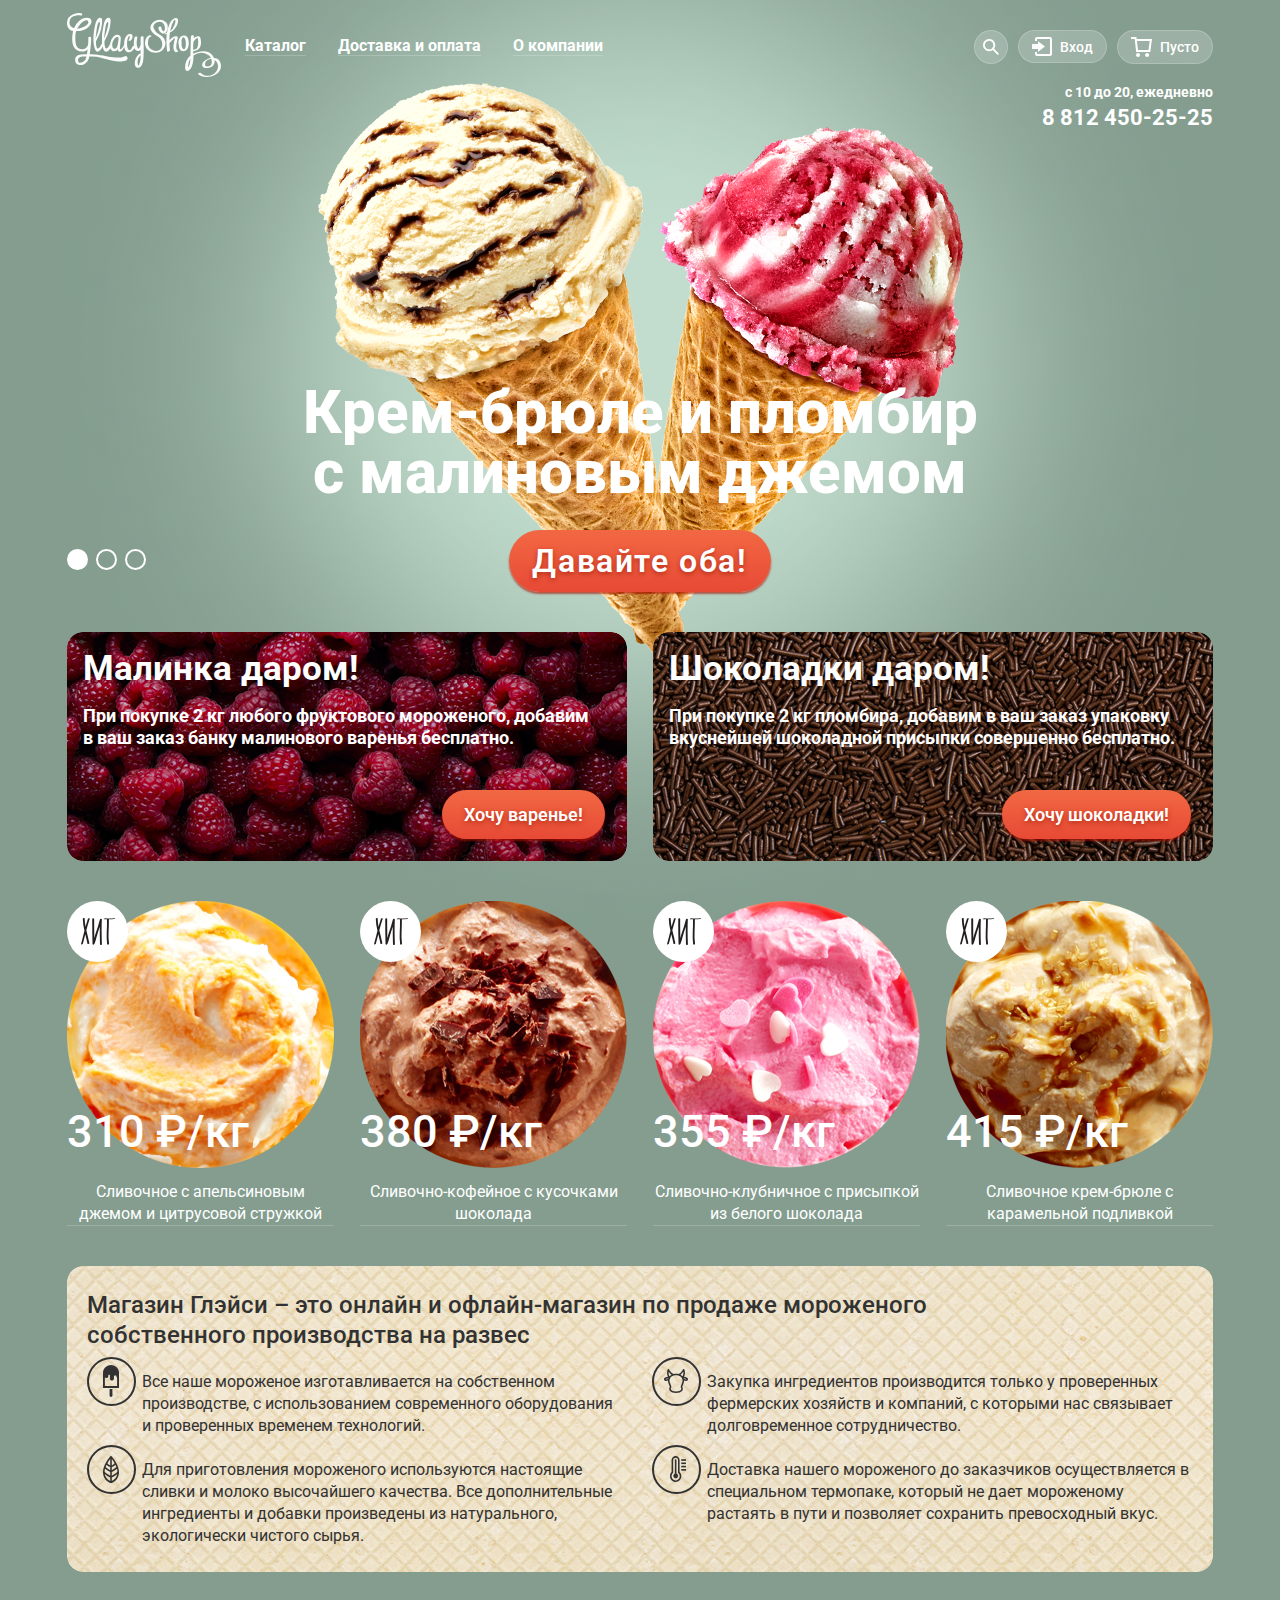
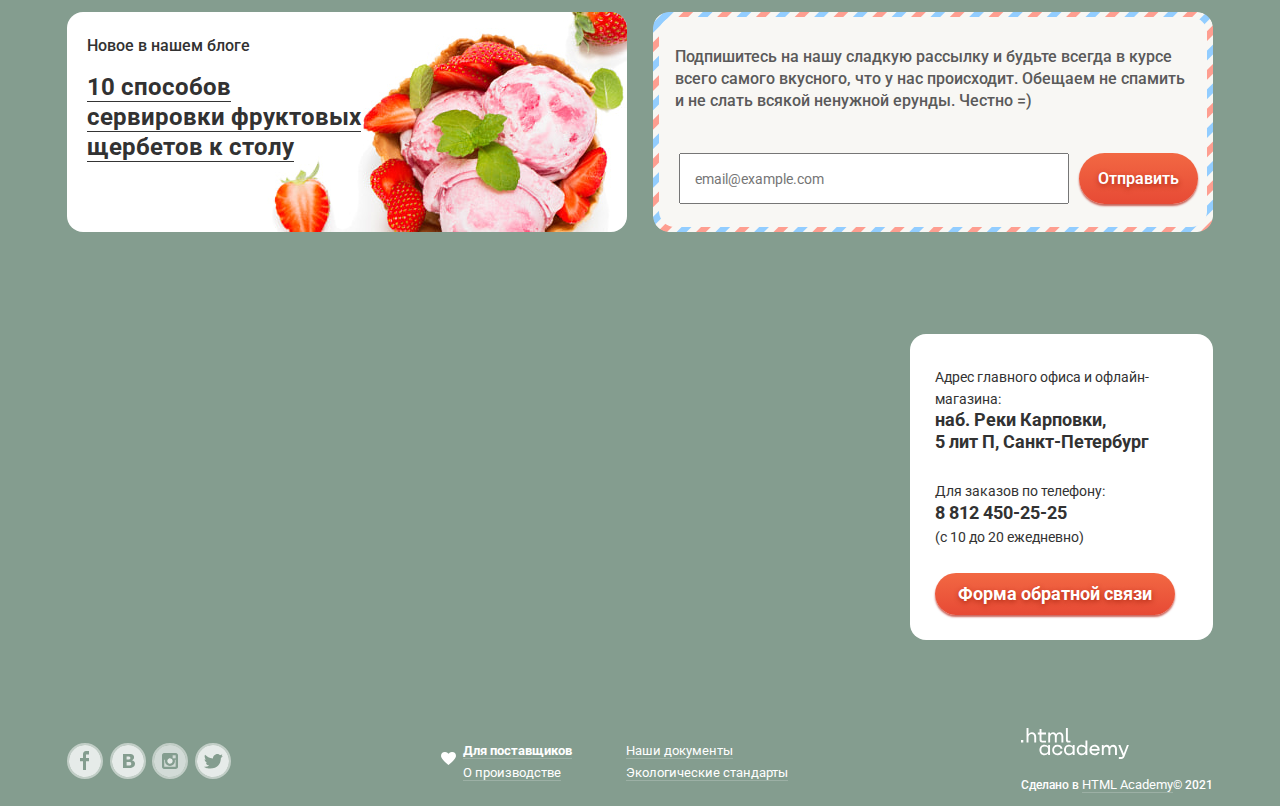
<file: index.html>
<!DOCTYPE html>
<html class="page" lang="ru">

<head>
  <meta charset="utf-8">
  <title>HTML Academy: Глейси</title>
  <link rel="preconnect" href="https://fonts.gstatic.com">
  <link href="https://fonts.googleapis.com/css2?family=Roboto:wght@400;500;700&display=swap" rel="stylesheet">
  <link rel="stylesheet" href="css/normalize.min.css">
  <link rel="stylesheet" href="css/style.min.css">
  <link rel="icon" href="favicon.ico">
</head>

<body class="page-body">
  <div class="site-wrapper slide-wrapper-1">
    <header class="main-header">
      <div class="container">
        <nav class="main-navigation-wrapper">
          <div class="main-navigation-inner">
            <div class="main-header-logo">
              <a><img src="images/logo.svg" width="154" height="64" alt="CllacyShop"></a>
            </div>
            <ul class="site-navigation">
              <li>
                <a class="site-navigation-link" href="catalog.html"> <span class="link-undreline">Каталог</span> </a>
                <div class="site-navigation-wrapper">
                  <ul class="site-navigation-inner">
                    <li><a href="#">Новинки</a></li>
                    <li><a href="catalog.html">Сливочное</a></li>
                    <li><a href="#">Щербеты</a></li>
                    <li><a href="#">Фруктовый лед</a></li>
                    <li><a href="#">Мелорин</a></li>
                  </ul>
                </div>
              </li>
              <li>
                <a class="site-navigation-link" href="blank.html"> <span class="link-undreline">Доставка и
                    оплата</span></a>
              </li>
              <li>
                <a class="site-navigation-link" href="blank.html"> <span class="link-undreline">О компании</span></a>
              </li>
            </ul>


            <div class="user-navigation-wrapper">
              <div class="user-navigation-inner">
                <div class="search-wrapper user-navigation">
                  <a class="search-link" href="#">
                    <svg width="16" height="16" fill="none" xmlns="http://www.w3.org/2000/svg">
                      <path
                        d="M16 14.67l-4.92-4.94A6.14 6.14 0 005.86.01 6.11 6.11 0 000 5.9a6.14 6.14 0 005.43 6.32 6.11 6.11 0 004.32-1.15l4.9 4.92L16 14.67zm-9.92-4.3A4.24 4.24 0 011.91 5.3a4.26 4.26 0 017.7-1.54 4.27 4.27 0 01-3.53 6.63z"
                        fill="#fff" />
                    </svg>
                    <span class="visually-hidden">Поиск</span></a>
                  <div class="search-form-wrapper">
                    <div class="search-form">
                      <form action="https://echo.htmlacademy.ru" method="POST">
                        <p>
                          <label>
                            <span class="visually-hidden"> Поиск</span>
                            <input type="text" name="search" placeholder=" Крем-брюле">
                          </label>
                        </p>
                        <button class="visually-hidden" type="submit">Поиск</button>
                      </form>
                    </div>
                  </div>
                </div> <!-- search-wrapper-->
                <div class="login-wrapper user-navigation">
                  <a class=" login-link user-text" href="#">
                    <svg width="20" height="19" fill="none" xmlns="http://www.w3.org/2000/svg">
                      <path d="M6.04 14.88l6.92-5.38-6.92-5.37v2.91H0v4.92h6.04v2.92z" fill="#fff" />
                      <path d="M18 0H5a2 2 0 00-2 2v2h2V2h13v15H5v-2H3v2a2 2 0 002 2h13a2 2 0 002-2V2a2 2 0 00-2-2z"
                        fill="#fff" />
                    </svg>
                    <span class="user">Вход</span> </a>
                  <div class="login-form-inner">
                    <form class="login-form" action="https://echo.htmlacademy.ru" method="POST">
                      <p>
                        <label class="visually-hidden" for="login-login"> Логин </label>
                        <input type="email" name="email" id="login-login" placeholder="email@example.com">
                      </p>
                      <p>
                        <label class="visually-hidden" for="login-password"> Пароль </label>
                        <input type="password" name="password" id="login-password" placeholder="******">
                      </p>
                      <div>
                        <button class="button " type="submit">Войти</button>
                        <p>
                          <a href="#">Забыли пароль?</a>
                          <a href="#">Новая регистрация</a>
                        </p>
                      </div>
                    </form>
                  </div>
                </div>
                <!--login-wrapper-->
                <div class="basket user-navigation">
                  <p>
                    <a class="basket-link" href="#">
                      <svg width="21" height="20" viewBox="0 0 21 20" fill="none" xmlns="http://www.w3.org/2000/svg">
                        <path
                          d="M5.70345 2L5.46161 0H0V2H3.66795L5.17946 15H19.2869L21 2H5.70345ZM17.5034 13H6.97313L5.96545 4H18.6924L17.5034 13Z"
                          fill="white" />
                        <path
                          d="M7.03359 20C8.14664 20 9.04894 19.1046 9.04894 18C9.04894 16.8954 8.14664 16 7.03359 16C5.92054 16 5.01823 16.8954 5.01823 18C5.01823 19.1046 5.92054 20 7.03359 20Z"
                          fill="white" />
                        <path
                          d="M16.1027 20C17.2157 20 18.118 19.1046 18.118 18C18.118 16.8954 17.2157 16 16.1027 16C14.9896 16 14.0873 16.8954 14.0873 18C14.0873 19.1046 14.9896 20 16.1027 20Z"
                          fill="white" />
                      </svg>
                      <span> Пусто</span></a>
                  </p>
                </div>
                <!--basket-->
              </div>
            </div>
          </div>
          <div class="time-work-wrapper">
            <div class="time-work">
              <p> с 10 до 20, ежедневно</p>
              <p>
                <a class="number-link" href="tel:+7812452525">8 812 450-25-25</a>
              </p>
            </div>
          </div>
        </nav>

      </div>
      <!--container-->
    </header>

    <main>
      <h1 class="visually-hidden">Магазин мороженого </h1>

      <section class="slider container">
        <div class="slider-one slide slide-current ">
          <h2 class="slider-title">Крем-брюле и пломбир с малиновым джемом</h2>
          <a class="button" href="#"> Давайте оба!</a>
        </div>
        <div class="slider-two slide">
          <h2 class="slider-title">Шоколадный пломбир и лимонный сорбет</h2>
          <a class="button" href="#"> Давайте оба!</a>
        </div>
        <div class="slider-three slide">
          <h2 class="slider-title">Пломбир с помадкой и клубничный щербет</h2>
          <a class="button" href="#"> Давайте оба!</a>
        </div>
        <div class="slider-control">
          <button type="button" class="control-one current" aria-label="Первый слайд"></button>
          <button type="button" class="control-two" aria-label="Второй слайд"></button>
          <button type="button" class="control-three" aria-label="Третий слайд"></button>
        </div>
      </section> <!-- slider-->

      <section class="special-offer-wrapper container">
        <h2 class="visually-hidden">Специальные предложения </h2>
        <div class="special-offer special-offer-rasberries">
          <h3 class="special-offer-title">Малинка даром!</h3>
          <p class="special-offer-info">При покупке 2 кг любого фруктового мороженого, добавим в ваш заказ банку
            малинового варенья бесплатно.</p>
          <a class="button special-offer-button" href="#">Хочу варенье!</a>
        </div>
        <div class="special-offer special-offer-chocolate">
          <h3 class="special-offer-title">Шоколадки даром!</h3>
          <p class="special-offer-info">При покупке 2 кг пломбира, добавим в ваш заказ упаковку вкуснейшей шоколадной
            присыпки совершенно бесплатно.
          </p>

          <a class="button special-offer-button" href="#">Хочу шоколадки!</a>
        </div>
      </section>

      <section class="seller container">
        <h2 class="visually-hidden"> Хиты продаж </h2>
        <ul class="seller-list">
          <li class="seller-item">
            <div class="seller-curret">
              <a href="#" class="button button-seller">Быстрый просмотр</a>
            </div>
            <a href="#">
              <p class="seller-link">Сливочное с апельсиновым джемом и цитрусовой стружкой</p>
            </a>
            <p class="seller-img">
              <span class="price">310 <span>&#8381;</span>/кг </span>
              <img src="images/icecream-one.png" width="267" height="267" alt="Мороженое">
            </p>
          </li>
          <li class="seller-item">
            <div class="seller-curret">
              <a href="#" class="button button-seller">Быстрый просмотр</a>
            </div>
            <a class="seller-link-a" href="#">
              <p class="seller-link">Сливочно-кофейное с кусочками шоколада</p>
            </a>
            <p class="seller-img">
              <span class="price">380 <span>&#8381;</span>/кг</span>
              <img src="images/icecream-two.png" width="267" height="267" alt="Мороженое">
            </p>
          </li>
          <li class="seller-item">
            <div class="seller-curret">
              <a href="#" class="button button-seller">Быстрый просмотр</a>
            </div>
            <a href="#">
              <p class="seller-link">Сливочно-клубничное с присыпкой из белого шоколада</p>
            </a>
            <p class="seller-img">
              <span class="price">355 <span>&#8381;</span>/кг</span>
              <img src="images/icecream-three.png" width="267" height="267" alt="Мороженое">
            </p>
          </li>
          <li class="seller-item">
            <div class="seller-curret">
              <a href="#" class="button button-seller">Быстрый просмотр</a>
            </div>
            <a href="#">
              <p class="seller-link">Сливочное крем-брюле с карамельной подливкой </p>
            </a>
            <p class="seller-img">
              <span class="price">415 <span>&#8381;</span>/кг</span>
              <img class="icecream-img" src="images/icecream-four.png" width="267" height="267" alt="Мороженое">
            </p>
          </li>
        </ul>
      </section>

      <section class="features container">
        <h3 class="features-title">Магазин Глэйси – это онлайн и офлайн-магазин по продаже мороженого собственного
          производства на развес</h3>
        <ul class="features-list">
          <li class="features-item">
            <p class="features-item-info icon-icecream"> Все наше мороженое изготавливается на собственном производстве,
              с
              использованием современного оборудования
              и проверенных временем технологий.</p>
          </li>
          <li class="features-item">
            <p class="features-item-info icon-cow"> Закупка ингредиентов производится только у проверенных фермерских
              хозяйств и
              компаний, с которыми нас
              связывает долговременное сотрудничество.</p>
          </li>
          <li class="features-item">
            <p class="features-item-info icon-leaf"> Для приготовления мороженого используются настоящие сливки и молоко
              высочайшего
              качества. Все
              дополнительные ингредиенты и добавки произведены из натурального, экологически чистого сырья.</p>
          </li>

          <li class="features-item">
            <p class="features-item-info icon-temperature"> Доставка нашего мороженого до заказчиков осуществляется в
              специальном
              термопаке, который не дает
              мороженому растаять в пути и позволяет сохранить превосходный вкус.</p>
          </li>
        </ul>
      </section>
      <!--features-->

      <div class=" news-wrapper container">
        <article class="article">
          <h2 class="visually-hidden">Новости</h2>
          <p class="article-title">Новое в нашем блоге</p>
          <p class="article-link"><a href="#">10 способов сервировки фруктовых щербетов к столу</a></p>
        </article>

        <section class="subscribe">
          <h2 class="visually-hidden">Подписка</h2>
          <p class="subscribe-info">Подпишитесь на нашу сладкую рассылку и будьте всегда в курсе всего самого вкусного,
            что у нас происходит.
            Обещаем не спамить и не слать всякой ненужной ерунды. Честно =)</p>
          <form class="subscribe-form" action="https://echo.htmlacademy.ru" method="POST">
            <p class="subscribe-item">
              <label for="subscribe">Адрес почты</label>
              <input class="subscribe-input" type="email" name="subscribe" id="subscribe"
                placeholder="email@example.com">
            </p>
            <button class="button subscribe-submit" type="submit">Отправить</button>
          </form>
        </section>
      </div>

      <section class="modal-map">
        <h2 class="visually-hidden">Как до нас добраться</h2>
        <iframe
          src="https://www.google.com/maps/embed?pb=!1m18!1m12!1m3!1d1996.8226084133169!2d30.315220216383803!3d59.96826598188693!2m3!1f0!2f0!3f0!3m2!1i1024!2i768!4f13.1!3m3!1m2!1s0x4696310fca5afc31%3A0x5f2ac55f567b2400!2sHTML%20Academy!5e0!3m2!1sru!2sru!4v1625492374665!5m2!1sru!2sru"
          width="1200" height="430">
        </iframe>
        <div class="modal-feedback-map">
          <div class="modal-feedback-map-inner">
            <p>
              <span class="modal-feedback-map-info">Адрес главного офиса и офлайн-магазина:</span> <br>
              наб. Реки Карповки, <br>
              5 лит П, Санкт-Петербург
            </p>
            <p>
              <span class="modal-feedback-map-info"> Для заказов по телефону:</span> <br>
              <a class="number-link" href="tel:+7812452525">8 812 450-25-25</a><br>
              <span class="modal-feedback-map-info"> (с 10 до 20 ежедневно) </span>
            </p>
            <a href="#" class="button">Форма обратной связи</a>
          </div>
        </div>
      </section>
    </main>




    <footer class="footer">
      <div class="container">
        <section class="footer-social">
          <h2 class="visually-hidden">Как нас найти</h2>
          <ul class="social-list">
            <li class="social-item">
              <a class="social-button" href="#"><span class="visually-hidden">Фейсбук</span>
                <svg width="32" height="32" viewBox="0 0 32 32" fill="none" xmlns="http://www.w3.org/2000/svg">
                  <path
                    d="M16 0C12.8355 0 9.74207 0.938384 7.11088 2.69649C4.4797 4.45459 2.42894 6.95345 1.21793 9.87706C0.0069325 12.8007 -0.309921 16.0177 0.307443 19.1214C0.924806 22.2251 2.44866 25.0761 4.6863 27.3137C6.92394 29.5513 9.77487 31.0752 12.8786 31.6926C15.9823 32.3099 19.1993 31.9931 22.1229 30.7821C25.0466 29.5711 27.5454 27.5203 29.3035 24.8891C31.0616 22.2579 32 19.1645 32 16C32 11.7565 30.3143 7.68687 27.3137 4.68629C24.3131 1.68571 20.2435 0 16 0ZM20.06 9.45H17V12.9H20V16.34H17V25H14V16.34H11V12.9H14V9.45C13.9449 8.59575 14.2291 7.75426 14.7908 7.1083C15.3525 6.46234 16.1464 6.06407 17 6H20V9.45H20.06Z"
                    fill="white" fill-opacity="0.8" />
                </svg>
              </a>
            </li>
            <li class="social-item">
              <a class="social-button" href="#"><span class="visually-hidden">Вконтакте</span>
                <svg width="32" height="32" viewBox="0 0 32 32" fill="none" xmlns="http://www.w3.org/2000/svg">
                  <path
                    d="M16.64 14.49C16.9652 14.4904 17.2875 14.4293 17.59 14.31C17.8645 14.2077 18.0922 14.0085 18.23 13.75C18.3343 13.4964 18.3854 13.2241 18.38 12.95C18.376 12.7057 18.3143 12.4659 18.2 12.25C18.0714 12.0066 17.8523 11.8235 17.59 11.74C17.2687 11.627 16.9306 11.5695 16.59 11.57H14.59V14.57H15.16C15.75 14.52 16.24 14.51 16.64 14.49Z"
                    fill="white" fill-opacity="0.8" />
                  <path
                    d="M18.12 17.08C17.751 17.0101 17.3752 16.9832 17 17H14.61V20.5H17.06C17.4757 20.4953 17.8865 20.4104 18.27 20.25C18.591 20.1392 18.8632 19.9199 19.04 19.63C19.1865 19.3527 19.2621 19.0436 19.26 18.73C19.2753 18.3782 19.1848 18.0298 19 17.73C18.7922 17.4167 18.4806 17.1865 18.12 17.08Z"
                    fill="white" fill-opacity="0.8" />
                  <path
                    d="M16 0C12.8355 0 9.74207 0.938384 7.11088 2.69649C4.4797 4.45459 2.42894 6.95345 1.21793 9.87706C0.0069325 12.8007 -0.309921 16.0177 0.307443 19.1214C0.924806 22.2251 2.44866 25.0761 4.6863 27.3137C6.92394 29.5513 9.77487 31.0752 12.8786 31.6926C15.9823 32.3099 19.1993 31.9931 22.1229 30.7821C25.0466 29.5711 27.5454 27.5203 29.3035 24.8891C31.0616 22.2579 32 19.1645 32 16C32 11.7565 30.3143 7.68687 27.3137 4.68629C24.3131 1.68571 20.2435 0 16 0ZM22.6 20.53C22.3376 21.056 21.9537 21.5119 21.48 21.86C20.9342 22.2714 20.3122 22.5705 19.65 22.74C18.8286 22.9383 17.9848 23.029 17.14 23.01H11V9H16.45C17.2781 8.9868 18.1063 9.02354 18.93 9.11C19.473 9.19401 19.9994 9.36273 20.49 9.61C20.9868 9.84615 21.4013 10.2258 21.68 10.7C21.9455 11.1728 22.0801 11.7079 22.07 12.25C22.0819 12.8916 21.8931 13.5209 21.53 14.05C21.1452 14.588 20.6142 15.0045 20 15.25V15.32C20.8272 15.4588 21.5898 15.8541 22.18 16.45C22.7295 17.0712 23.0163 17.8815 22.98 18.71C23.0043 19.3386 22.8738 19.9636 22.6 20.53Z"
                    fill="white" fill-opacity="0.8" />
                </svg>
              </a>
            </li>
            <li class="social-item">
              <a class="social-button" href="#"><span class="visually-hidden">Инстаграм</span>
                <svg width="32" height="32" viewBox="0 0 32 32" fill="none" xmlns="http://www.w3.org/2000/svg">
                  <g opacity="0.8">
                    <path
                      d="M20.92 16C20.92 17.3155 20.3974 18.5771 19.4673 19.5072C18.5371 20.4374 17.2755 20.96 15.96 20.96C14.6445 20.96 13.3829 20.4374 12.4528 19.5072C11.5226 18.5771 11 17.3155 11 16C11.001 15.6158 11.048 15.233 11.14 14.86H10.24V21.7H21.64V14.86H20.74C20.8406 15.2325 20.901 15.6147 20.92 16Z"
                      fill="white" fill-opacity="0.8" />
                    <path
                      d="M16 18.66C16.5252 18.656 17.0375 18.4967 17.4723 18.202C17.9071 17.9073 18.245 17.4905 18.4432 17.0042C18.6415 16.5178 18.6913 15.9836 18.5864 15.4689C18.4816 14.9542 18.2266 14.4821 17.8539 14.1121C17.4811 13.7421 17.0071 13.4908 16.4916 13.3897C15.9762 13.2887 15.4424 13.3425 14.9575 13.5445C14.4726 13.7464 14.0584 14.0873 13.7669 14.5243C13.4755 14.9613 13.32 15.4748 13.32 16C13.3213 16.3506 13.3917 16.6976 13.5271 17.021C13.6625 17.3444 13.8602 17.638 14.1091 17.8851C14.358 18.1321 14.653 18.3276 14.9775 18.4606C15.3019 18.5936 15.6494 18.6613 16 18.66Z"
                      fill="white" />
                    <path d="M21.68 10.3H18.64V13.34H21.68V10.3Z" fill="white" fill-opacity="0.8" />
                    <path
                      d="M16 0C12.8355 0 9.74207 0.938384 7.11088 2.69649C4.4797 4.45459 2.42894 6.95345 1.21793 9.87706C0.0069325 12.8007 -0.309921 16.0177 0.307443 19.1214C0.924806 22.2251 2.44866 25.0761 4.6863 27.3137C6.92394 29.5513 9.77487 31.0752 12.8786 31.6926C15.9823 32.3099 19.1993 31.9931 22.1229 30.7821C25.0466 29.5711 27.5454 27.5203 29.3035 24.8891C31.0616 22.2579 32 19.1645 32 16C32 11.7565 30.3143 7.68687 27.3137 4.68629C24.3131 1.68571 20.2435 0 16 0ZM24 21.7C24.0027 22.0045 23.9444 22.3064 23.8285 22.588C23.7127 22.8696 23.5416 23.1251 23.3253 23.3395C23.1091 23.5539 22.8521 23.7228 22.5695 23.8362C22.2869 23.9497 21.9845 24.0054 21.68 24H10.28C9.97928 23.9987 9.68175 23.9382 9.40442 23.8219C9.12709 23.7056 8.87537 23.5358 8.66366 23.3222C8.45194 23.1086 8.28436 22.8554 8.17049 22.5771C8.05662 22.2988 7.99869 22.0007 8.00001 21.7V10.3C7.99869 9.99927 8.05662 9.70123 8.17049 9.42289C8.28436 9.14455 8.45194 8.89137 8.66366 8.67779C8.87537 8.46422 9.12709 8.29443 9.40442 8.17814C9.68175 8.06184 9.97928 8.00131 10.28 8H21.67C21.9749 7.99467 22.2778 8.0503 22.561 8.16362C22.8441 8.27694 23.1017 8.44568 23.3188 8.65992C23.5358 8.87416 23.7079 9.12959 23.8249 9.41123C23.9418 9.69287 24.0014 9.99504 24 10.3V21.7Z"
                      fill="white" fill-opacity="0.8" />
                  </g>
                </svg>
              </a>
            </li>
            <li class="social-item">
              <a class="social-button" href="#"><span class="visually-hidden">Твитер</span>
                <svg width="32" height="32" viewBox="0 0 32 32" fill="none" xmlns="http://www.w3.org/2000/svg">
                  <path
                    d="M16 0C12.8355 0 9.74207 0.938384 7.11088 2.69649C4.4797 4.45459 2.42894 6.95345 1.21793 9.87706C0.0069325 12.8007 -0.309921 16.0177 0.307443 19.1214C0.924806 22.2251 2.44866 25.0761 4.6863 27.3137C6.92394 29.5513 9.77487 31.0752 12.8786 31.6926C15.9823 32.3099 19.1993 31.9931 22.1229 30.7821C25.0466 29.5711 27.5454 27.5203 29.3035 24.8891C31.0616 22.2579 32 19.1645 32 16C32 11.7565 30.3143 7.68687 27.3137 4.68629C24.3131 1.68571 20.2435 0 16 0ZM23.94 12.81C23.69 19.33 20.48 23.64 12.94 23.51H12.46C12.01 23.51 7.91001 23.07 7.11001 21.69C8.8989 21.9555 10.7228 21.5494 12.23 20.55C11.18 20.26 9.31001 20.09 8.98001 17.7C9.39279 17.8642 9.84415 17.9058 10.28 17.82C9.00001 17 7.53001 16.3 7.61001 14.17C8.02796 14.4893 8.54454 14.652 9.07001 14.63C8.30001 14.4 6.92001 11.39 8.07001 9.85C10.07 11.64 12.14 13.33 15.87 13.49C16.1 11.28 17.11 9.79 19.04 9.17C19.7375 8.93332 20.4908 8.91568 21.1986 9.11946C21.9065 9.32323 22.5351 9.73867 23 10.31C23.74 10.08 24.45 9.84 25.19 9.62C25.1758 9.95711 25.0846 10.2865 24.9234 10.5829C24.7622 10.8793 24.5353 11.1349 24.26 11.33C24.5167 11.3601 24.7768 11.3336 25.0221 11.2524C25.2674 11.1712 25.492 11.0372 25.68 10.86C25.5628 11.2985 25.3443 11.7034 25.0421 12.0421C24.7399 12.3808 24.3624 12.6438 23.94 12.81Z"
                    fill="white" fill-opacity="0.8" />
                </svg>

              </a>
            </li>
          </ul>
        </section>


        <section class="footer-info">
          <h2 class="visually-hidden">Дополнительная инфомрация о нас</h2>
          <svg width="15" height="13" fill="none" xmlns="http://www.w3.org/2000/svg">
            <path
              d="M10.8 0a4.1 4.1 0 00-3.3 1.66A4.1 4.1 0 004.2 0 4.12 4.12 0 000 4c0 3.18 7.5 9 7.5 9S15 7.22 15 4a4.12 4.12 0 00-4.2-4z"
              fill="#fff" />
          </svg>
          <ul class="footer-info-list">
            <li class="footer-info-item">
              <a href="#">Для поставщиков</a>
            </li>
            <li class="footer-info-item">
              <a href="#">Наши документы</a>
            </li>
            <li class="footer-info-item">
              <a href="#">О производстве</a>
            </li>
            <li class="footer-info-item">
              <a href="#">Экологические стандарты</a>
            </li>
          </ul>
        </section>
        <section class="footer-copyright">
          <h2 class="visually-hidden">Копирайт</h2>
          <p><img class="footer-logo" src="images/logo_htmlacademy.svg" width="108" height="31" alt="HTML ACADEMY">
          </p>
          <p class="copyright-link">Сделано в <a href="https://htmlacademy.ru/"> HTML Academy</a>© 2021</p>
        </section>
      </div>
    </footer>


    <!--Попап Обратная связь-->

    <section class=" modal modal-feedback">
      <h2 class="visually-hidden">Обратная связь</h2>
      <p>Мы обязательно вам ответим!</p>
      <form class="modal-feedback-form" action="https://echo.htmlacademy.ru" method="POST">
        <p class="modal-feedback-list">
          <label class="visually-hidden" for="name-surname"> ФИО: </label>
          <input type="text" name="name-surname" id="name-surname" placeholder="Имя Фамилия">
        </p>
        <p class="modal-feedback-list">
          <label class="visually-hidden" for="email"> Электронная почта: </label>
          <input type="email" name="email" id="email" placeholder="email@example.com">
        </p>
        <p class="modal-feedback-list">
          <label class="visually-hidden" for="comments">Комментарий: </label>
          <textarea name="comments" id="comments" cols="1" rows="1" placeholder="В свободной форме"></textarea>
        </p>
        <button class="button button-modal-feedback" type="submit">Отправить</button>
      </form>
      <button class="modal-close" type="button" aria-label="Закрыть"></button>
    </section>
  </div>
  <script src="js/script.js"></script>
</body>

</html>
</file>
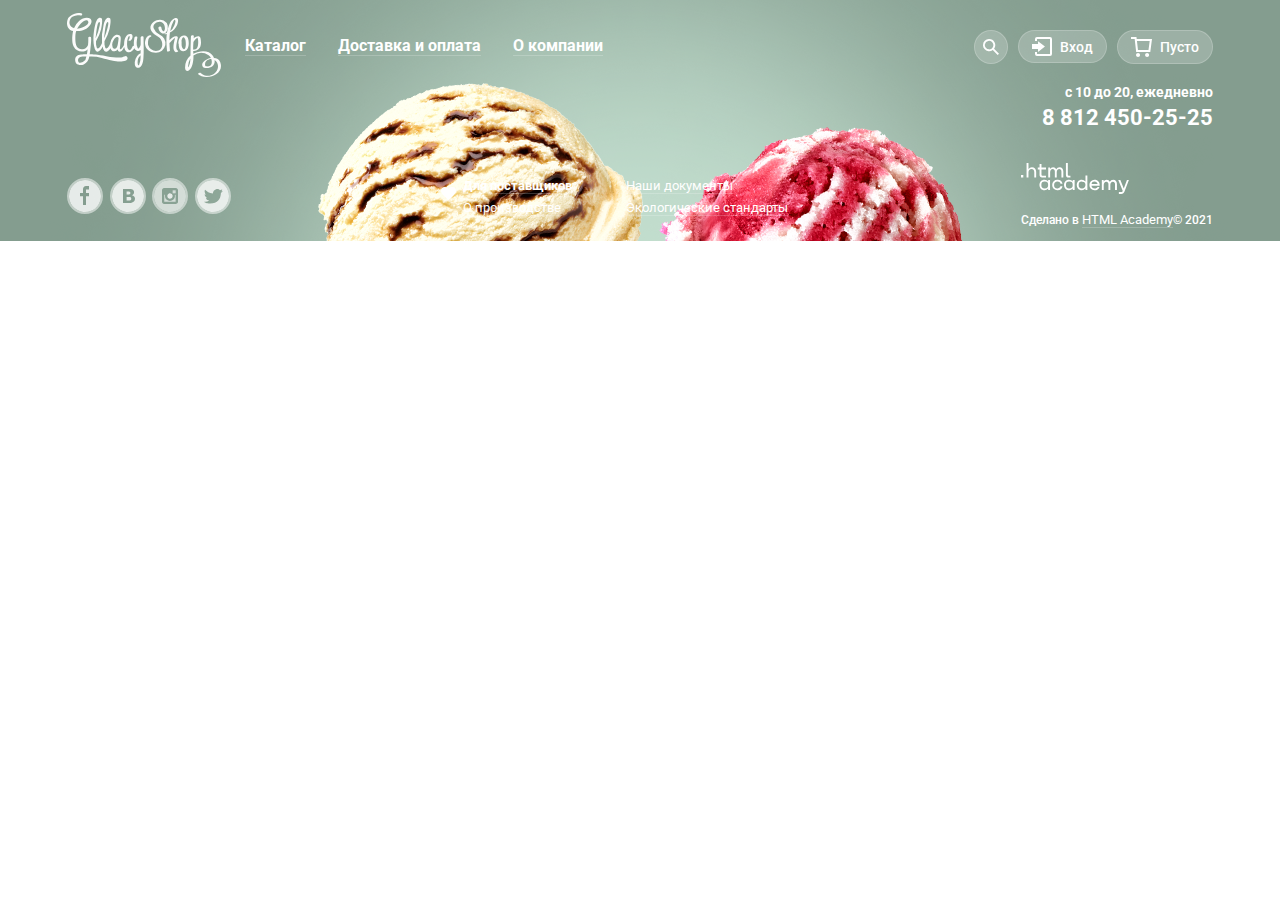
<file: blank.html>
<!DOCTYPE html>
<html lang="ru">

<head>
  <meta charset="utf-8">
  <title>HTML Academy: Глейси</title>
  <link rel="preconnect" href="https://fonts.gstatic.com">
  <link href="https://fonts.googleapis.com/css2?family=Roboto:wght@400;500;700&display=swap" rel="stylesheet">
  <link rel="stylesheet" href="css/normalize.min.css">
  <link rel="stylesheet" href="css/style.min.css">
  <link rel="icon" href="favicon.ico">
</head>

<body>
  <div class="site-wrapper slide-wrapper-1">
    <header class="main-header">
      <div class="container">
        <nav class="main-navigation-wrapper">
          <div class="main-navigation-inner">
            <div class="main-header-logo">
              <a><img src="images/logo.svg" width="154" height="64" alt="CllacyShop"></a>
            </div>
            <ul class="site-navigation">
              <li>
                <a class="site-navigation-link" href="catalog.html"> <span class="link-undreline">Каталог</span> </a>
                <div class="site-navigation-wrapper">
                  <ul class="site-navigation-inner">
                    <li><a href="#">Новинки</a></li>
                    <li><a href="catalog.html">Сливочное</a></li>
                    <li><a href="#">Щербеты</a></li>
                    <li><a href="#">Фруктовый лед</a></li>
                    <li><a href="#">Мелорин</a></li>
                  </ul>
                </div>
              </li>
              <li>
                <a class="site-navigation-link" href="blank.html"> <span class="link-undreline">Доставка и
                    оплата</span></a>
              </li>
              <li>
                <a class="site-navigation-link" href="blank.html"> <span class="link-undreline">О компании</span></a>
              </li>
            </ul>


            <div class="user-navigation-wrapper">
              <div class="user-navigation-inner">
                <div class="search-wrapper user-navigation">
                  <a class="search-link" href="#">
                    <svg width="16" height="16" fill="none" xmlns="http://www.w3.org/2000/svg">
                      <path
                        d="M16 14.67l-4.92-4.94A6.14 6.14 0 005.86.01 6.11 6.11 0 000 5.9a6.14 6.14 0 005.43 6.32 6.11 6.11 0 004.32-1.15l4.9 4.92L16 14.67zm-9.92-4.3A4.24 4.24 0 011.91 5.3a4.26 4.26 0 017.7-1.54 4.27 4.27 0 01-3.53 6.63z"
                        fill="#fff" />
                    </svg>
                    <span class="visually-hidden">Поиск</span></a>
                  <div class="search-form-wrapper">
                    <div class="search-form">
                      <form action="https://echo.htmlacademy.ru" method="POST">
                        <p>
                          <label>
                            <span class="visually-hidden"> Поиск</span>
                            <input type="text" name="search" placeholder=" Крем-брюле">
                          </label>
                        </p>
                        <button class="visually-hidden" type="submit">Поиск</button>
                      </form>
                    </div>
                  </div>
                </div> <!-- search-wrapper-->
                <div class="login-wrapper user-navigation">
                  <a class=" login-link user-text" href="#">
                    <svg width="20" height="19" fill="none" xmlns="http://www.w3.org/2000/svg">
                      <path d="M6.04 14.88l6.92-5.38-6.92-5.37v2.91H0v4.92h6.04v2.92z" fill="#fff" />
                      <path d="M18 0H5a2 2 0 00-2 2v2h2V2h13v15H5v-2H3v2a2 2 0 002 2h13a2 2 0 002-2V2a2 2 0 00-2-2z"
                        fill="#fff" />
                    </svg>
                    <span class="user">Вход</span> </a>
                  <div class="login-form-inner">
                    <form class="login-form" action="https://echo.htmlacademy.ru" method="POST">
                      <p>
                        <label class="visually-hidden" for="login-login"> Логин </label>
                        <input type="email" name="email" id="login-login" placeholder="email@example.com">
                      </p>
                      <p>
                        <label class="visually-hidden" for="login-password"> Пароль </label>
                        <input type="password" name="password" id="login-password" placeholder="******">
                      </p>
                      <div>
                        <button class="button " type="submit">Войти</button>
                        <p>
                          <a href="#">Забыли пароль?</a>
                          <a href="#">Новая регистрация</a>
                        </p>
                      </div>
                    </form>
                  </div>
                </div>
                <!--login-wrapper-->
                <div class="basket user-navigation">
                  <p>
                    <a class="basket-link" href="#">
                      <svg width="21" height="20" viewBox="0 0 21 20" fill="none" xmlns="http://www.w3.org/2000/svg">
                        <path
                          d="M5.70345 2L5.46161 0H0V2H3.66795L5.17946 15H19.2869L21 2H5.70345ZM17.5034 13H6.97313L5.96545 4H18.6924L17.5034 13Z"
                          fill="white" />
                        <path
                          d="M7.03359 20C8.14664 20 9.04894 19.1046 9.04894 18C9.04894 16.8954 8.14664 16 7.03359 16C5.92054 16 5.01823 16.8954 5.01823 18C5.01823 19.1046 5.92054 20 7.03359 20Z"
                          fill="white" />
                        <path
                          d="M16.1027 20C17.2157 20 18.118 19.1046 18.118 18C18.118 16.8954 17.2157 16 16.1027 16C14.9896 16 14.0873 16.8954 14.0873 18C14.0873 19.1046 14.9896 20 16.1027 20Z"
                          fill="white" />
                      </svg>
                      <span> Пусто</span></a>
                  </p>
                </div>
                <!--basket-->
              </div>
            </div>
          </div>
          <div class="time-work-wrapper">
            <div class="time-work">
              <p> с 10 до 20, ежедневно</p>
              <p>
                <a class="number-link" href="tel:+7812452525">8 812 450-25-25</a>
              </p>
            </div>
          </div>
        </nav>

      </div>
      <!--container-->
    </header>
    <main>

    </main>
    <footer class="footer">
      <div class="container">
        <section class="footer-social">
          <h2 class="visually-hidden">Как нас найти</h2>
          <ul class="social-list">
            <li class="social-item">
              <a class="social-button" href="#"><span class="visually-hidden">Фейсбук</span>
                <svg width="32" height="32" viewBox="0 0 32 32" fill="none" xmlns="http://www.w3.org/2000/svg">
                  <path
                    d="M16 0C12.8355 0 9.74207 0.938384 7.11088 2.69649C4.4797 4.45459 2.42894 6.95345 1.21793 9.87706C0.0069325 12.8007 -0.309921 16.0177 0.307443 19.1214C0.924806 22.2251 2.44866 25.0761 4.6863 27.3137C6.92394 29.5513 9.77487 31.0752 12.8786 31.6926C15.9823 32.3099 19.1993 31.9931 22.1229 30.7821C25.0466 29.5711 27.5454 27.5203 29.3035 24.8891C31.0616 22.2579 32 19.1645 32 16C32 11.7565 30.3143 7.68687 27.3137 4.68629C24.3131 1.68571 20.2435 0 16 0ZM20.06 9.45H17V12.9H20V16.34H17V25H14V16.34H11V12.9H14V9.45C13.9449 8.59575 14.2291 7.75426 14.7908 7.1083C15.3525 6.46234 16.1464 6.06407 17 6H20V9.45H20.06Z"
                    fill="white" fill-opacity="0.8" />
                </svg>
              </a>
            </li>
            <li class="social-item">
              <a class="social-button" href="#"><span class="visually-hidden">Вконтакте</span>
                <svg width="32" height="32" viewBox="0 0 32 32" fill="none" xmlns="http://www.w3.org/2000/svg">
                  <path
                    d="M16.64 14.49C16.9652 14.4904 17.2875 14.4293 17.59 14.31C17.8645 14.2077 18.0922 14.0085 18.23 13.75C18.3343 13.4964 18.3854 13.2241 18.38 12.95C18.376 12.7057 18.3143 12.4659 18.2 12.25C18.0714 12.0066 17.8523 11.8235 17.59 11.74C17.2687 11.627 16.9306 11.5695 16.59 11.57H14.59V14.57H15.16C15.75 14.52 16.24 14.51 16.64 14.49Z"
                    fill="white" fill-opacity="0.8" />
                  <path
                    d="M18.12 17.08C17.751 17.0101 17.3752 16.9832 17 17H14.61V20.5H17.06C17.4757 20.4953 17.8865 20.4104 18.27 20.25C18.591 20.1392 18.8632 19.9199 19.04 19.63C19.1865 19.3527 19.2621 19.0436 19.26 18.73C19.2753 18.3782 19.1848 18.0298 19 17.73C18.7922 17.4167 18.4806 17.1865 18.12 17.08Z"
                    fill="white" fill-opacity="0.8" />
                  <path
                    d="M16 0C12.8355 0 9.74207 0.938384 7.11088 2.69649C4.4797 4.45459 2.42894 6.95345 1.21793 9.87706C0.0069325 12.8007 -0.309921 16.0177 0.307443 19.1214C0.924806 22.2251 2.44866 25.0761 4.6863 27.3137C6.92394 29.5513 9.77487 31.0752 12.8786 31.6926C15.9823 32.3099 19.1993 31.9931 22.1229 30.7821C25.0466 29.5711 27.5454 27.5203 29.3035 24.8891C31.0616 22.2579 32 19.1645 32 16C32 11.7565 30.3143 7.68687 27.3137 4.68629C24.3131 1.68571 20.2435 0 16 0ZM22.6 20.53C22.3376 21.056 21.9537 21.5119 21.48 21.86C20.9342 22.2714 20.3122 22.5705 19.65 22.74C18.8286 22.9383 17.9848 23.029 17.14 23.01H11V9H16.45C17.2781 8.9868 18.1063 9.02354 18.93 9.11C19.473 9.19401 19.9994 9.36273 20.49 9.61C20.9868 9.84615 21.4013 10.2258 21.68 10.7C21.9455 11.1728 22.0801 11.7079 22.07 12.25C22.0819 12.8916 21.8931 13.5209 21.53 14.05C21.1452 14.588 20.6142 15.0045 20 15.25V15.32C20.8272 15.4588 21.5898 15.8541 22.18 16.45C22.7295 17.0712 23.0163 17.8815 22.98 18.71C23.0043 19.3386 22.8738 19.9636 22.6 20.53Z"
                    fill="white" fill-opacity="0.8" />
                </svg>
              </a>
            </li>
            <li class="social-item">
              <a class="social-button" href="#"><span class="visually-hidden">Инстаграм</span>
                <svg width="32" height="32" viewBox="0 0 32 32" fill="none" xmlns="http://www.w3.org/2000/svg">
                  <g opacity="0.8">
                    <path
                      d="M20.92 16C20.92 17.3155 20.3974 18.5771 19.4673 19.5072C18.5371 20.4374 17.2755 20.96 15.96 20.96C14.6445 20.96 13.3829 20.4374 12.4528 19.5072C11.5226 18.5771 11 17.3155 11 16C11.001 15.6158 11.048 15.233 11.14 14.86H10.24V21.7H21.64V14.86H20.74C20.8406 15.2325 20.901 15.6147 20.92 16Z"
                      fill="white" fill-opacity="0.8" />
                    <path
                      d="M16 18.66C16.5252 18.656 17.0375 18.4967 17.4723 18.202C17.9071 17.9073 18.245 17.4905 18.4432 17.0042C18.6415 16.5178 18.6913 15.9836 18.5864 15.4689C18.4816 14.9542 18.2266 14.4821 17.8539 14.1121C17.4811 13.7421 17.0071 13.4908 16.4916 13.3897C15.9762 13.2887 15.4424 13.3425 14.9575 13.5445C14.4726 13.7464 14.0584 14.0873 13.7669 14.5243C13.4755 14.9613 13.32 15.4748 13.32 16C13.3213 16.3506 13.3917 16.6976 13.5271 17.021C13.6625 17.3444 13.8602 17.638 14.1091 17.8851C14.358 18.1321 14.653 18.3276 14.9775 18.4606C15.3019 18.5936 15.6494 18.6613 16 18.66Z"
                      fill="white" />
                    <path d="M21.68 10.3H18.64V13.34H21.68V10.3Z" fill="white" fill-opacity="0.8" />
                    <path
                      d="M16 0C12.8355 0 9.74207 0.938384 7.11088 2.69649C4.4797 4.45459 2.42894 6.95345 1.21793 9.87706C0.0069325 12.8007 -0.309921 16.0177 0.307443 19.1214C0.924806 22.2251 2.44866 25.0761 4.6863 27.3137C6.92394 29.5513 9.77487 31.0752 12.8786 31.6926C15.9823 32.3099 19.1993 31.9931 22.1229 30.7821C25.0466 29.5711 27.5454 27.5203 29.3035 24.8891C31.0616 22.2579 32 19.1645 32 16C32 11.7565 30.3143 7.68687 27.3137 4.68629C24.3131 1.68571 20.2435 0 16 0ZM24 21.7C24.0027 22.0045 23.9444 22.3064 23.8285 22.588C23.7127 22.8696 23.5416 23.1251 23.3253 23.3395C23.1091 23.5539 22.8521 23.7228 22.5695 23.8362C22.2869 23.9497 21.9845 24.0054 21.68 24H10.28C9.97928 23.9987 9.68175 23.9382 9.40442 23.8219C9.12709 23.7056 8.87537 23.5358 8.66366 23.3222C8.45194 23.1086 8.28436 22.8554 8.17049 22.5771C8.05662 22.2988 7.99869 22.0007 8.00001 21.7V10.3C7.99869 9.99927 8.05662 9.70123 8.17049 9.42289C8.28436 9.14455 8.45194 8.89137 8.66366 8.67779C8.87537 8.46422 9.12709 8.29443 9.40442 8.17814C9.68175 8.06184 9.97928 8.00131 10.28 8H21.67C21.9749 7.99467 22.2778 8.0503 22.561 8.16362C22.8441 8.27694 23.1017 8.44568 23.3188 8.65992C23.5358 8.87416 23.7079 9.12959 23.8249 9.41123C23.9418 9.69287 24.0014 9.99504 24 10.3V21.7Z"
                      fill="white" fill-opacity="0.8" />
                  </g>
                </svg>
              </a>
            </li>
            <li class="social-item">
              <a class="social-button" href="#"><span class="visually-hidden">Твитер</span>
                <svg width="32" height="32" viewBox="0 0 32 32" fill="none" xmlns="http://www.w3.org/2000/svg">
                  <path
                    d="M16 0C12.8355 0 9.74207 0.938384 7.11088 2.69649C4.4797 4.45459 2.42894 6.95345 1.21793 9.87706C0.0069325 12.8007 -0.309921 16.0177 0.307443 19.1214C0.924806 22.2251 2.44866 25.0761 4.6863 27.3137C6.92394 29.5513 9.77487 31.0752 12.8786 31.6926C15.9823 32.3099 19.1993 31.9931 22.1229 30.7821C25.0466 29.5711 27.5454 27.5203 29.3035 24.8891C31.0616 22.2579 32 19.1645 32 16C32 11.7565 30.3143 7.68687 27.3137 4.68629C24.3131 1.68571 20.2435 0 16 0ZM23.94 12.81C23.69 19.33 20.48 23.64 12.94 23.51H12.46C12.01 23.51 7.91001 23.07 7.11001 21.69C8.8989 21.9555 10.7228 21.5494 12.23 20.55C11.18 20.26 9.31001 20.09 8.98001 17.7C9.39279 17.8642 9.84415 17.9058 10.28 17.82C9.00001 17 7.53001 16.3 7.61001 14.17C8.02796 14.4893 8.54454 14.652 9.07001 14.63C8.30001 14.4 6.92001 11.39 8.07001 9.85C10.07 11.64 12.14 13.33 15.87 13.49C16.1 11.28 17.11 9.79 19.04 9.17C19.7375 8.93332 20.4908 8.91568 21.1986 9.11946C21.9065 9.32323 22.5351 9.73867 23 10.31C23.74 10.08 24.45 9.84 25.19 9.62C25.1758 9.95711 25.0846 10.2865 24.9234 10.5829C24.7622 10.8793 24.5353 11.1349 24.26 11.33C24.5167 11.3601 24.7768 11.3336 25.0221 11.2524C25.2674 11.1712 25.492 11.0372 25.68 10.86C25.5628 11.2985 25.3443 11.7034 25.0421 12.0421C24.7399 12.3808 24.3624 12.6438 23.94 12.81Z"
                    fill="white" fill-opacity="0.8" />
                </svg>

              </a>
            </li>
          </ul>
        </section>


        <section class="footer-info">
          <h2 class="visually-hidden">Дополнительная инфомрация о нас</h2>
          <svg width="15" height="13" fill="none" xmlns="http://www.w3.org/2000/svg">
            <path
              d="M10.8 0a4.1 4.1 0 00-3.3 1.66A4.1 4.1 0 004.2 0 4.12 4.12 0 000 4c0 3.18 7.5 9 7.5 9S15 7.22 15 4a4.12 4.12 0 00-4.2-4z"
              fill="#fff" />
          </svg>
          <ul class="footer-info-list">
            <li class="footer-info-item">
              <a href="#">Для поставщиков</a>
            </li>
            <li class="footer-info-item">
              <a href="#">Наши документы</a>
            </li>
            <li class="footer-info-item">
              <a href="#">О производстве</a>
            </li>
            <li class="footer-info-item">
              <a href="#">Экологические стандарты</a>
            </li>
          </ul>
        </section>
        <section class="footer-copyright">
          <h2 class="visually-hidden">Копирайт</h2>
          <p><img class="footer-logo" src="images/logo_htmlacademy.svg" width="108" height="31" alt="HTML ACADEMY">
          </p>
          <p class="copyright-link">Сделано в <a href="https://htmlacademy.ru/"> HTML Academy</a>© 2021</p>
        </section>
      </div>
    </footer>
  </div>
</body>
</file>
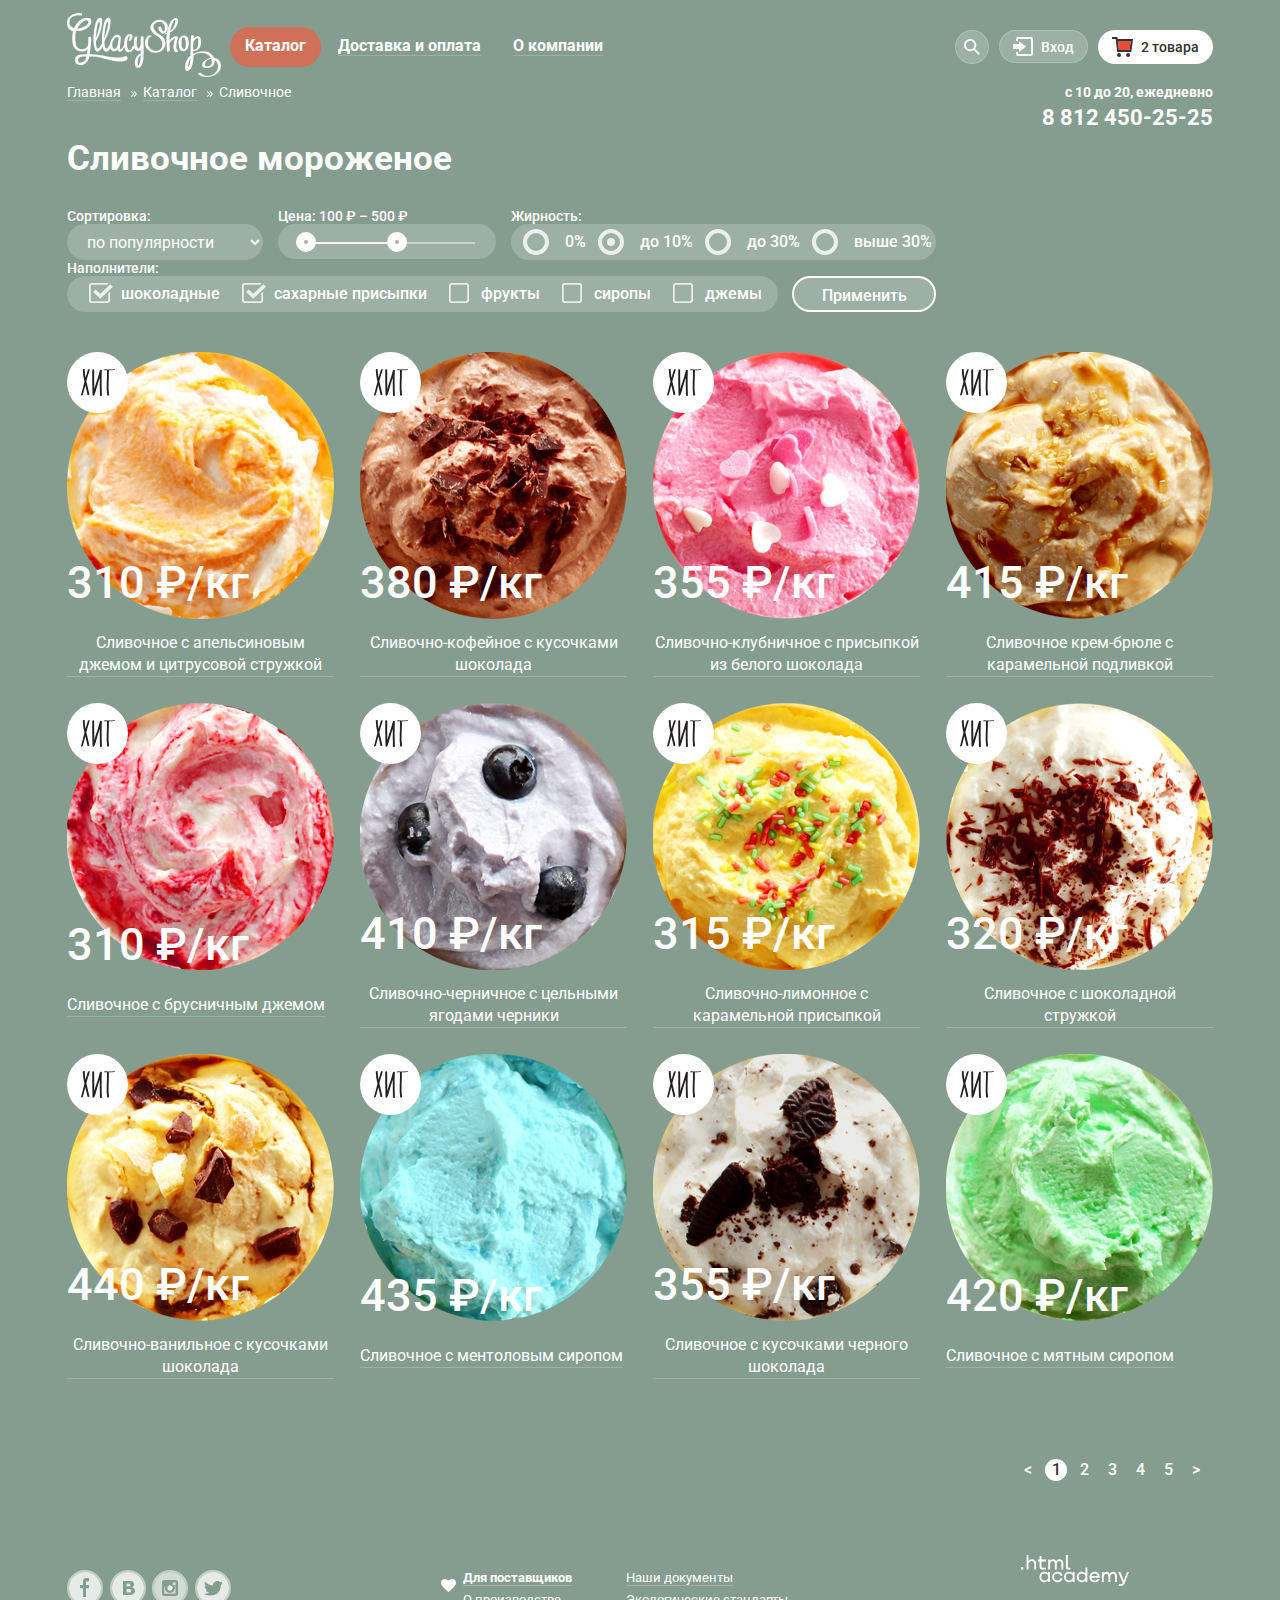
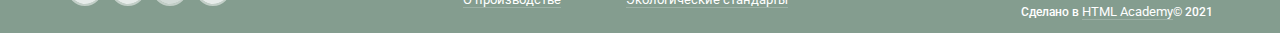
<file: catalog.html>
<!DOCTYPE html>
<html lang="ru">

<head>
    <meta charset="utf-8">
    <title>HTML Academy: Глейси</title>
    <link rel="preconnect" href="https://fonts.gstatic.com">
    <link href="https://fonts.googleapis.com/css2?family=Roboto:wght@400;500;700&display=swap" rel="stylesheet">
    <link rel="stylesheet" href="css/normalize.min.css">
    <link rel="stylesheet" href="css/style.min.css">
    <link rel="icon" href="favicon.ico">
</head>

<body class="page-body inner-page">
    <div class="site-wrapper">
        <header class="main-header">
            <div class="container">
                <nav class="main-navigation-wrapper">
                    <div class="main-navigation-inner">
                        <div class="main-header-logo">
                            <a href="index.html"><img src="images/logo.svg" width="154" height="64"
                                    alt="CllacyShop"></a>
                        </div>
                        <ul class="site-navigation">
                            <li>
                                <a class="site-navigation-link link-current" href="catalog.html"> <span>Каталог </span>
                                </a>
                                <div class="site-navigation-wrapper">
                                    <ul class="site-navigation-inner">
                                        <li><a href="#">Новинки</a></li>
                                        <li><a href="catalog.html">Сливочное</a></li>
                                        <li><a href="#">Щербеты</a></li>
                                        <li><a href="#">Фруктовый лед</a></li>
                                        <li><a href="#">Мелорин</a></li>
                                    </ul>
                                </div>
                            </li>
                            <li>
                                <a class="site-navigation-link" href="blank.html"> <span class="link-undreline">Доставка
                                        и оплата</span> </a>
                            </li>
                            <li>
                                <a class="site-navigation-link" href="blank.html"> <span class="link-undreline">О
                                        компании</span> </a>
                            </li>
                        </ul>


                        <div class="user-navigation-wrapper">
                            <div class="user-navigation-inner">
                                <div class="search-wrapper user-navigation">
                                    <a class="search-link" href="#">
                                        <svg width="16" height="16" fill="none" xmlns="http://www.w3.org/2000/svg">
                                            <path
                                                d="M16 14.67l-4.92-4.94A6.14 6.14 0 005.86.01 6.11 6.11 0 000 5.9a6.14 6.14 0 005.43 6.32 6.11 6.11 0 004.32-1.15l4.9 4.92L16 14.67zm-9.92-4.3A4.24 4.24 0 011.91 5.3a4.26 4.26 0 017.7-1.54 4.27 4.27 0 01-3.53 6.63z"
                                                fill="#fff" />
                                        </svg>
                                        <span class="visually-hidden">Поиск</span></a>
                                    <div class="search-form-wrapper">
                                        <div class="search-form">
                                            <form action="https://echo.htmlacademy.ru" method="POST">
                                                <p>
                                                    <label>
                                                        <span class="visually-hidden"> Поиск</span>
                                                        <input type="text" name="search" placeholder=" Крем-брюле">
                                                    </label>
                                                </p>
                                                <button class="visually-hidden" type="submit">Поиск</button>
                                            </form>
                                        </div>
                                    </div>
                                </div> <!-- search-wrapper-->
                                <div class="login-wrapper user-navigation">
                                    <a class=" login-link user-text" href="#">
                                        <svg width="20" height="19" fill="none" xmlns="http://www.w3.org/2000/svg">
                                            <path d="M6.04 14.88l6.92-5.38-6.92-5.37v2.91H0v4.92h6.04v2.92z"
                                                fill="#fff" />
                                            <path
                                                d="M18 0H5a2 2 0 00-2 2v2h2V2h13v15H5v-2H3v2a2 2 0 002 2h13a2 2 0 002-2V2a2 2 0 00-2-2z"
                                                fill="#fff" />
                                        </svg>
                                        <span class="user">Вход</span> </a>
                                    <div class="login-form-inner">
                                        <form class="login-form" action="https://echo.htmlacademy.ru" method="POST">
                                            <p>
                                                <label class="visually-hidden" for="login-login"> Логин </label>
                                                <input type="email" name="email" id="login-login"
                                                    placeholder="email@example.com">
                                            </p>
                                            <p>
                                                <label class="visually-hidden" for="login-password"> Пароль </label>
                                                <input type="password" name="password" id="login-password"
                                                    placeholder="******">
                                            </p>
                                            <div>
                                                <button class="button " type="submit">Войти</button>
                                                <p>
                                                    <a href="#">Забыли пароль?</a>
                                                    <a href="#">Новая регистрация</a>
                                                </p>
                                            </div>
                                        </form>
                                    </div>
                                </div>
                                <!--login-wrapper-->
                                <div class="basket user-navigation">

                                    <a class="basket-link basket-link-full" href="#">
                                        <svg width="21" height="20" fill="none" xmlns="http://www.w3.org/2000/svg">
                                            <path
                                                d="M7.03 20a2 2 0 002.02-2 2 2 0 00-2.02-2 2 2 0 00-2.01 2c0 1.1.9 2 2.01 2zM16.1 20a2 2 0 002.02-2 2 2 0 00-2.02-2 2 2 0 00-2.01 2c0 1.1.9 2 2.01 2zM5.7 2l-.24-2H0v2h3.67l1.5 13H19.3L21 2H5.7zm11.8 11H6.97l-1-9h12.72l-1.19 9z"
                                                fill="#343434" />
                                            <path d="M5.94 4.03L6.97 13H17.5l1.2-8.97H5.93z" fill="#E84D37" />
                                        </svg>
                                        <span> 2 товара </span></a>
                                    <div class="basket-list-wrapper">
                                        <div class="basket-list-inner">
                                            <ul class="basket-list">
                                                <li>
                                                    <button class="basket-button-close" aria-label="Закрыть"></button>
                                                    <img src="images/basket-img-one.png" width="33" height="33"
                                                        alt="Бело-желтый пломбир">
                                                    <span class="basket-title-item">Пломбир с апельсиновым джемом
                                                    </span>
                                                    <span class="basket-quantity">1,5 кг х <span>200 руб.</span> </span>
                                                    <span class="basket-price">300 руб.</span>
                                                </li>
                                                <li>
                                                    <button class="basket-button-close" aria-label="Закрыть"></button>
                                                    <img src="images/basket-img-two.png" width="33" height="33"
                                                        alt="Розовое мороженное с маленькими шоклодками в виде сердца">
                                                    <span class="basket-title-item">Клубничный пломбир с присыпкой из
                                                        белогошоколада</span>
                                                    <span class="basket-quantity">1,5кг х <span>300 руб.</span></span>
                                                    <span class="basket-price">450 руб.</span>
                                                </li>
                                            </ul>
                                            <div>
                                                <span class="total-price"> Итого: 750 руб.</span>
                                                <a href="#" class="button button_basket">Оформить заказ</a>
                                            </div>
                                        </div>
                                    </div>
                                </div>
                                <!--basket-->
                            </div>
                        </div>
                    </div>
                    <div class="time-work-wrapper">
                        <ul class="breadcrumbs">
                            <li><a class="breadcrumbs-link" href="index.html">Главная</a></li>
                            <li><a class="breadcrumbs-link" href="catalog.html">Каталог</a></li>
                            <li><a class="current-link-breadcrumbs">Сливочное</a></li>
                        </ul>
                        <div class="time-work">
                            <p> с 10 до 20, ежедневно</p>
                            <p>
                                <a class="number-link" href="tel:+7812452525">8 812 450-25-25</a>
                            </p>
                        </div>
                    </div>

                </nav>

            </div>
            <!--container-->
        </header>

        <main class="page-catalog container">
            <h1 class="page-title">Сливочное мороженое</h1>
            <section class="filters">
                <h2 class="visually-hidden">Фильтр для выбора мороженного</h2>
                <form class="filters-form" action="https://echo.htmlacademy.ru" method="GET">
                    <fieldset class="filter-assortment">
                        <legend>Сортировка: </legend>
                        <label class="visually-hidden" for="filters"> Сортировка </label>
                        <select id="filters" class=" select filters-option">
                            <option value="по популярности">по популярности </option>
                            <option value="сначала недорогие">сначала недорогие</option>
                            <option value="сначала дорогие">сначала дорогие</option>
                            <option value="по жирности">по жирности</option>
                        </select>
                    </fieldset>
                    <fieldset class="filter-price">
                        <legend>Цена: 100 ₽ – 500 ₽ </legend>
                        <div class="rang_filter">
                            <div class="range-controls">
                                <div class="scale">
                                    <div class="bar"></div>
                                </div>
                                <div class="toggle toggle-min"></div>
                                <div class="toggle toggle-max"></div>
                            </div>
                        </div>
                    </fieldset>
                    <fieldset>
                        <legend>Жирность: </legend>
                        <ul class="filter-fatness">
                            <li class="filter-option filter-radio">
                                <input class="visually-hidden filter-input-radio" id="fat-content-zero" type="radio"
                                    name="Жирность" value="0%">
                                <label for="fat-content-zero">0%</label>
                            </li>
                            <li class="filter-option filter-radio">
                                <input class="visually-hidden filter-input-radio" id="fat-content-ten" type="radio"
                                    name="Жирность" value="до 10%" checked>
                                <label for="fat-content-ten"> до 10%</label>
                            </li>
                            <li class="filter-option filter-radio">
                                <input class="visually-hidden filter-input-radio" id="fat-content-thirty" type="radio"
                                    name="Жирность" value="до 30%">
                                <label for="fat-content-thirty">до 30%</label>
                            </li>
                            <li class="filter-option filter-radio">
                                <input class="visually-hidden filter-input-radio" id="fat-content-more-thirty"
                                    type="radio" name="Жирность" value="выше 30%">
                                <label for="fat-content-more-thirty">выше 30%</label>
                            </li>
                        </ul>
                    </fieldset>
                    <fieldset>
                        <legend>Наполнители:</legend>
                        <ul class="filter-fillers">
                            <li class="filter-option filter-checkbox">
                                <input class="visually-hidden filter-input-checkbox" id="chocolate" type="checkbox"
                                    name="chocolate" value="шоколадные" checked>
                                <label for="chocolate"> шоколадные</label>
                            </li>
                            <li class="filter-option filter-checkbox">
                                <input class="visually-hidden filter-input-checkbox" id="powdered_sugar" type="checkbox"
                                    name="powdered_sugar" value="сахарные присыпки" checked>
                                <label for="powdered_sugar"> сахарные присыпки</label>
                            </li>
                            <li class="filter-option filter-checkbox">
                                <input class="visually-hidden filter-input-checkbox" id="fruits" type="checkbox"
                                    name="fruits" value="фрукты">
                                <label for="fruits"> фрукты</label>
                            </li>
                            <li class="filter-option filter-checkbox">
                                <input class="visually-hidden filter-input-checkbox" id="syrop" type="checkbox"
                                    name="syrop" value="сиропы">
                                <label for="syrop"> сиропы</label>
                            </li>
                            <li class="filter-option filter-checkbox">
                                <input class="visually-hidden filter-input-checkbox" id="jam" type="checkbox" name="jam"
                                    value="джемы">
                                <label for="jam"> джемы</label>
                            </li>
                        </ul>
                    </fieldset>
                    <button class="filter-submit" type="submit">Применить</button>
                </form>
            </section>

            <section class="seller">
                <h2 class="visually-hidden">Список товара</h2>
                <ul class="seller-list">
                    <li class="seller-item">
                        <div class="seller-curret">
                            <a href="#" class="button button-seller">Быстрый просмотр</a>
                        </div>
                        <a href="#">
                            <p class="seller-link">Сливочное с апельсиновым джемом и цитрусовой стружкой</p>
                        </a>
                        <p class="seller-img">
                            <span class="price">310 <span>&#8381;</span>/кг </span>
                            <img src="images/catalog/icecream-one.png" width="267" height="267" alt="Мороженое">
                        </p>
                    </li>
                    <li class="seller-item">
                        <div class="seller-curret">
                            <a href="#" class="button button-seller">Быстрый просмотр</a>
                        </div>
                        <a href="#">
                            <p class="seller-link">Сливочно-кофейное с кусочками шоколада</p>
                        </a>
                        <p class="seller-img">
                            <span class="price">380 <span>&#8381;</span>/кг </span>
                            <img src="images/catalog/icecream-two.png" width="267" height="267" alt="Мороженое">
                        </p>
                    </li>
                    <li class="seller-item">
                        <div class="seller-curret">
                            <a href="#" class="button button-seller">Быстрый просмотр</a>
                        </div>
                        <a href="#">
                            <p class="seller-link">Сливочно-клубничное с присыпкой из белого шоколада</p>
                        </a>
                        <p class="seller-img">
                            <span class="price">355 <span>&#8381;</span>/кг </span>
                            <img src="images/catalog/icecream-three.png" width="267" height="267" alt="Мороженое">
                        </p>
                    </li>
                    <li class="seller-item">
                        <div class="seller-curret">
                            <a href="#" class="button button-seller">Быстрый просмотр</a>
                        </div>
                        <a href="#">
                            <p class="seller-link">Сливочное крем-брюле с карамельной подливкой </p>
                        </a>
                        <p class="seller-img">
                            <span class="price">415 <span>&#8381;</span>/кг </span>
                            <img src="images/catalog/icecream-four.png" width="267" height="267" alt="Мороженое">
                        </p>
                    </li>
                    <li class="seller-item">
                        <div class="seller-curret">
                            <a href="#" class="button button-seller">Быстрый просмотр</a>
                        </div>
                        <a href="#">
                            <p class="seller-link">Сливочное с брусничным джемом</p>
                        </a>
                        <p class="seller-img">
                            <span class="price">310 <span>&#8381;</span>/кг </span>
                            <img src="images/catalog/icecream-five.png" width="267" height="267" alt="Мороженое">
                        </p>
                    </li>
                    <li class="seller-item">
                        <div class="seller-curret">
                            <a href="#" class="button button-seller">Быстрый просмотр</a>
                        </div>
                        <a href="#">
                            <p class="seller-link">Сливочно-черничное с цельными ягодами черники</p>
                        </a>
                        <p class="seller-img">
                            <span class="price">410 <span>&#8381;</span>/кг </span>
                            <img src="images/catalog/icecream-six.png" width="267" height="267" alt="Мороженое">
                        </p>
                    </li>
                    <li class="seller-item">
                        <div class="seller-curret">
                            <a href="#" class="button button-seller">Быстрый просмотр</a>
                        </div>
                        <a href="#">
                            <p class="seller-link">Сливочно-лимонное с карамельной присыпкой</p>
                        </a>
                        <p class="seller-img">
                            <span class="price">315 <span>&#8381;</span>/кг </span>
                            <img src="images/catalog/icecream-seven.png" width="267" height="267" alt="Мороженое">
                        </p>
                    </li>
                    <li class="seller-item">
                        <div class="seller-curret">
                            <a href="#" class="button button-seller">Быстрый просмотр</a>
                        </div>
                        <a href="#">
                            <p class="seller-link">Сливочное с шоколадной стружкой</p>
                        </a>
                        <p class="seller-img">
                            <span class="price">320 <span>&#8381;</span>/кг </span>
                            <img src="images/catalog/icecream-eight.png" width="267" height="267" alt="Мороженое">
                        </p>
                    </li>
                    <li class="seller-item">
                        <div class="seller-curret">
                            <a href="#" class="button button-seller">Быстрый просмотр</a>
                        </div>
                        <a href="#">
                            <p class="seller-link">Сливочно-ванильное с кусочками шоколада</p>
                        </a>
                        <p class="seller-img">
                            <span class="price">440 <span>&#8381;</span>/кг </span>
                            <img src="images/catalog/icecream-nine.png" width="267" height="267" alt="Мороженое">
                        </p>
                    </li>
                    <li class="seller-item">
                        <div class="seller-curret">
                            <a href="#" class="button button-seller">Быстрый просмотр</a>
                        </div>
                        <a href="#">
                            <p class="seller-link">Сливочноe с ментоловым сиропом</p>
                        </a>
                        <p class="seller-img">
                            <span class="price">435 <span>&#8381;</span>/кг </span>
                            <img class="catalog-item-image" src="images/catalog/icecream-ten.png" width="267"
                                height="267" alt="Мороженое">
                        </p>
                    </li>
                    <li class="seller-item">
                        <div class="seller-curret">
                            <a href="#" class="button button-seller">Быстрый просмотр</a>
                        </div>
                        <a href="#">
                            <p class="seller-link">Сливочное с кусочками черного шоколада</p>
                        </a>
                        <p class="seller-img">
                            <span class="price">355 <span>&#8381;</span>/кг </span>
                            <img src="images/catalog/icecream-eleven.png" width="267" height="267" alt="Мороженое">
                        </p>
                    </li>
                    <li class="seller-item">
                        <div class="seller-curret">
                            <a href="#" class="button button-seller">Быстрый просмотр</a>
                        </div>
                        <a href="#">
                            <p class="seller-link">Сливочное с мятным сиропом</p>
                        </a>
                        <p class="seller-img">
                            <span class="price">420 <span>&#8381;</span>/кг </span>
                            <img src="images/catalog/icecream-twelve.png" width="267" height="267" alt="Мороженое">
                        </p>
                    </li>
                </ul>
            </section>
            <div class="pagination">
                <ul class="pagination-list">
                    <li>
                        <a class="pagination-item pagination-item-back">&#60;</a>
                    </li>
                    <li>
                        <a class="pagination-item pagination-item-current">1</a>
                    </li>
                    <li>
                        <a class="pagination-item" href="#">2</a>
                    </li>
                    <li>
                        <a class="pagination-item" href="#">3</a>
                    </li>
                    <li>
                        <a class="pagination-item" href="#">4</a>
                    </li>
                    <li>
                        <a class="pagination-item" href="#">5</a>
                    </li>
                    <li>
                        <a class="pagination-item pagination-item-next" href="#">&#62;</a>
                    </li>
                </ul>
            </div>
        </main>


        <footer class="footer">
            <div class="container">
                <section class="footer-social">
                    <h2 class="visually-hidden">Как нас найти</h2>
                    <ul class="social-list">
                        <li class="social-item">
                            <a class="social-button" href="#"><span class="visually-hidden">Фейсбук</span>
                                <svg width="32" height="32" viewBox="0 0 32 32" fill="none"
                                    xmlns="http://www.w3.org/2000/svg">
                                    <path
                                        d="M16 0C12.8355 0 9.74207 0.938384 7.11088 2.69649C4.4797 4.45459 2.42894 6.95345 1.21793 9.87706C0.0069325 12.8007 -0.309921 16.0177 0.307443 19.1214C0.924806 22.2251 2.44866 25.0761 4.6863 27.3137C6.92394 29.5513 9.77487 31.0752 12.8786 31.6926C15.9823 32.3099 19.1993 31.9931 22.1229 30.7821C25.0466 29.5711 27.5454 27.5203 29.3035 24.8891C31.0616 22.2579 32 19.1645 32 16C32 11.7565 30.3143 7.68687 27.3137 4.68629C24.3131 1.68571 20.2435 0 16 0ZM20.06 9.45H17V12.9H20V16.34H17V25H14V16.34H11V12.9H14V9.45C13.9449 8.59575 14.2291 7.75426 14.7908 7.1083C15.3525 6.46234 16.1464 6.06407 17 6H20V9.45H20.06Z"
                                        fill="white" fill-opacity="0.8" />
                                </svg>
                            </a>
                        </li>
                        <li class="social-item">
                            <a class="social-button" href="#"><span class="visually-hidden">Вконтакте</span>
                                <svg width="32" height="32" viewBox="0 0 32 32" fill="none"
                                    xmlns="http://www.w3.org/2000/svg">
                                    <path
                                        d="M16.64 14.49C16.9652 14.4904 17.2875 14.4293 17.59 14.31C17.8645 14.2077 18.0922 14.0085 18.23 13.75C18.3343 13.4964 18.3854 13.2241 18.38 12.95C18.376 12.7057 18.3143 12.4659 18.2 12.25C18.0714 12.0066 17.8523 11.8235 17.59 11.74C17.2687 11.627 16.9306 11.5695 16.59 11.57H14.59V14.57H15.16C15.75 14.52 16.24 14.51 16.64 14.49Z"
                                        fill="white" fill-opacity="0.8" />
                                    <path
                                        d="M18.12 17.08C17.751 17.0101 17.3752 16.9832 17 17H14.61V20.5H17.06C17.4757 20.4953 17.8865 20.4104 18.27 20.25C18.591 20.1392 18.8632 19.9199 19.04 19.63C19.1865 19.3527 19.2621 19.0436 19.26 18.73C19.2753 18.3782 19.1848 18.0298 19 17.73C18.7922 17.4167 18.4806 17.1865 18.12 17.08Z"
                                        fill="white" fill-opacity="0.8" />
                                    <path
                                        d="M16 0C12.8355 0 9.74207 0.938384 7.11088 2.69649C4.4797 4.45459 2.42894 6.95345 1.21793 9.87706C0.0069325 12.8007 -0.309921 16.0177 0.307443 19.1214C0.924806 22.2251 2.44866 25.0761 4.6863 27.3137C6.92394 29.5513 9.77487 31.0752 12.8786 31.6926C15.9823 32.3099 19.1993 31.9931 22.1229 30.7821C25.0466 29.5711 27.5454 27.5203 29.3035 24.8891C31.0616 22.2579 32 19.1645 32 16C32 11.7565 30.3143 7.68687 27.3137 4.68629C24.3131 1.68571 20.2435 0 16 0ZM22.6 20.53C22.3376 21.056 21.9537 21.5119 21.48 21.86C20.9342 22.2714 20.3122 22.5705 19.65 22.74C18.8286 22.9383 17.9848 23.029 17.14 23.01H11V9H16.45C17.2781 8.9868 18.1063 9.02354 18.93 9.11C19.473 9.19401 19.9994 9.36273 20.49 9.61C20.9868 9.84615 21.4013 10.2258 21.68 10.7C21.9455 11.1728 22.0801 11.7079 22.07 12.25C22.0819 12.8916 21.8931 13.5209 21.53 14.05C21.1452 14.588 20.6142 15.0045 20 15.25V15.32C20.8272 15.4588 21.5898 15.8541 22.18 16.45C22.7295 17.0712 23.0163 17.8815 22.98 18.71C23.0043 19.3386 22.8738 19.9636 22.6 20.53Z"
                                        fill="white" fill-opacity="0.8" />
                                </svg>
                            </a>
                        </li>
                        <li class="social-item">
                            <a class="social-button" href="#"><span class="visually-hidden">Инстаграм</span>
                                <svg width="32" height="32" viewBox="0 0 32 32" fill="none"
                                    xmlns="http://www.w3.org/2000/svg">
                                    <g opacity="0.8">
                                        <path
                                            d="M20.92 16C20.92 17.3155 20.3974 18.5771 19.4673 19.5072C18.5371 20.4374 17.2755 20.96 15.96 20.96C14.6445 20.96 13.3829 20.4374 12.4528 19.5072C11.5226 18.5771 11 17.3155 11 16C11.001 15.6158 11.048 15.233 11.14 14.86H10.24V21.7H21.64V14.86H20.74C20.8406 15.2325 20.901 15.6147 20.92 16Z"
                                            fill="white" fill-opacity="0.8" />
                                        <path
                                            d="M16 18.66C16.5252 18.656 17.0375 18.4967 17.4723 18.202C17.9071 17.9073 18.245 17.4905 18.4432 17.0042C18.6415 16.5178 18.6913 15.9836 18.5864 15.4689C18.4816 14.9542 18.2266 14.4821 17.8539 14.1121C17.4811 13.7421 17.0071 13.4908 16.4916 13.3897C15.9762 13.2887 15.4424 13.3425 14.9575 13.5445C14.4726 13.7464 14.0584 14.0873 13.7669 14.5243C13.4755 14.9613 13.32 15.4748 13.32 16C13.3213 16.3506 13.3917 16.6976 13.5271 17.021C13.6625 17.3444 13.8602 17.638 14.1091 17.8851C14.358 18.1321 14.653 18.3276 14.9775 18.4606C15.3019 18.5936 15.6494 18.6613 16 18.66Z"
                                            fill="white" />
                                        <path d="M21.68 10.3H18.64V13.34H21.68V10.3Z" fill="white" fill-opacity="0.8" />
                                        <path
                                            d="M16 0C12.8355 0 9.74207 0.938384 7.11088 2.69649C4.4797 4.45459 2.42894 6.95345 1.21793 9.87706C0.0069325 12.8007 -0.309921 16.0177 0.307443 19.1214C0.924806 22.2251 2.44866 25.0761 4.6863 27.3137C6.92394 29.5513 9.77487 31.0752 12.8786 31.6926C15.9823 32.3099 19.1993 31.9931 22.1229 30.7821C25.0466 29.5711 27.5454 27.5203 29.3035 24.8891C31.0616 22.2579 32 19.1645 32 16C32 11.7565 30.3143 7.68687 27.3137 4.68629C24.3131 1.68571 20.2435 0 16 0ZM24 21.7C24.0027 22.0045 23.9444 22.3064 23.8285 22.588C23.7127 22.8696 23.5416 23.1251 23.3253 23.3395C23.1091 23.5539 22.8521 23.7228 22.5695 23.8362C22.2869 23.9497 21.9845 24.0054 21.68 24H10.28C9.97928 23.9987 9.68175 23.9382 9.40442 23.8219C9.12709 23.7056 8.87537 23.5358 8.66366 23.3222C8.45194 23.1086 8.28436 22.8554 8.17049 22.5771C8.05662 22.2988 7.99869 22.0007 8.00001 21.7V10.3C7.99869 9.99927 8.05662 9.70123 8.17049 9.42289C8.28436 9.14455 8.45194 8.89137 8.66366 8.67779C8.87537 8.46422 9.12709 8.29443 9.40442 8.17814C9.68175 8.06184 9.97928 8.00131 10.28 8H21.67C21.9749 7.99467 22.2778 8.0503 22.561 8.16362C22.8441 8.27694 23.1017 8.44568 23.3188 8.65992C23.5358 8.87416 23.7079 9.12959 23.8249 9.41123C23.9418 9.69287 24.0014 9.99504 24 10.3V21.7Z"
                                            fill="white" fill-opacity="0.8" />
                                    </g>
                                </svg>
                            </a>
                        </li>
                        <li class="social-item">
                            <a class="social-button" href="#"><span class="visually-hidden">Твитер</span>
                                <svg width="32" height="32" viewBox="0 0 32 32" fill="none"
                                    xmlns="http://www.w3.org/2000/svg">
                                    <path
                                        d="M16 0C12.8355 0 9.74207 0.938384 7.11088 2.69649C4.4797 4.45459 2.42894 6.95345 1.21793 9.87706C0.0069325 12.8007 -0.309921 16.0177 0.307443 19.1214C0.924806 22.2251 2.44866 25.0761 4.6863 27.3137C6.92394 29.5513 9.77487 31.0752 12.8786 31.6926C15.9823 32.3099 19.1993 31.9931 22.1229 30.7821C25.0466 29.5711 27.5454 27.5203 29.3035 24.8891C31.0616 22.2579 32 19.1645 32 16C32 11.7565 30.3143 7.68687 27.3137 4.68629C24.3131 1.68571 20.2435 0 16 0ZM23.94 12.81C23.69 19.33 20.48 23.64 12.94 23.51H12.46C12.01 23.51 7.91001 23.07 7.11001 21.69C8.8989 21.9555 10.7228 21.5494 12.23 20.55C11.18 20.26 9.31001 20.09 8.98001 17.7C9.39279 17.8642 9.84415 17.9058 10.28 17.82C9.00001 17 7.53001 16.3 7.61001 14.17C8.02796 14.4893 8.54454 14.652 9.07001 14.63C8.30001 14.4 6.92001 11.39 8.07001 9.85C10.07 11.64 12.14 13.33 15.87 13.49C16.1 11.28 17.11 9.79 19.04 9.17C19.7375 8.93332 20.4908 8.91568 21.1986 9.11946C21.9065 9.32323 22.5351 9.73867 23 10.31C23.74 10.08 24.45 9.84 25.19 9.62C25.1758 9.95711 25.0846 10.2865 24.9234 10.5829C24.7622 10.8793 24.5353 11.1349 24.26 11.33C24.5167 11.3601 24.7768 11.3336 25.0221 11.2524C25.2674 11.1712 25.492 11.0372 25.68 10.86C25.5628 11.2985 25.3443 11.7034 25.0421 12.0421C24.7399 12.3808 24.3624 12.6438 23.94 12.81Z"
                                        fill="white" fill-opacity="0.8" />
                                </svg>

                            </a>
                        </li>
                    </ul>
                </section>


                <section class="footer-info">
                    <h2 class="visually-hidden">Дополнительная инфомрация о нас</h2>
                    <svg width="15" height="13" fill="none" xmlns="http://www.w3.org/2000/svg">
                        <path
                            d="M10.8 0a4.1 4.1 0 00-3.3 1.66A4.1 4.1 0 004.2 0 4.12 4.12 0 000 4c0 3.18 7.5 9 7.5 9S15 7.22 15 4a4.12 4.12 0 00-4.2-4z"
                            fill="#fff" />
                    </svg>
                    <ul class="footer-info-list">
                        <li class="footer-info-item">
                            <a href="#">Для поставщиков</a>
                        </li>
                        <li class="footer-info-item">
                            <a href="#">Наши документы</a>
                        </li>
                        <li class="footer-info-item">
                            <a href="#">О производстве</a>
                        </li>
                        <li class="footer-info-item">
                            <a href="#">Экологические стандарты</a>
                        </li>
                    </ul>
                </section>
                <section class="footer-copyright">
                    <h2 class="visually-hidden">Копирайт</h2>
                    <p><img class="footer-logo" src="images/logo_htmlacademy.svg" width="108" height="31"
                            alt="HTML ACADEMY">
                    </p>
                    <p class="copyright-link">Сделано в <a href="https://htmlacademy.ru/"> HTML Academy</a>© 2021</p>
                </section>
            </div>
        </footer>
    </div>
</body>

</html>
</file>
<file: css/style.min.css>
:root{--basic-orange:linear-gradient(to bottom, #F26843 0%, #E74A35 100%);--basic-white:#fff;--basic-black:#323232;--basic-grey:#5A5A5A;--basic-neutral:#999;--basic-link:rgba(255, 255, 255, .2);--basic-article-link:#353535;--basic-nav-hover-link:#FBDED7;--basic-nav-active-link:#F6B5A5;--basic-main-nav-hover:#EDEDED;--basic-main-nav-active:#D07058;--basic-button-shadow-hover:#AC1000;--basic-link-hover:#FFBC9E;--basic-button-hover:linear-gradient(0deg, rgba(255, 255, 255, 0.2), rgba(255, 255, 255, 0.2)), linear-gradient(180deg, #F26843 0%, #E74A35 100%);--basic-shadow-active:#942718;--basic-shadow-text-button:rgba(160, 32, 11, 0.76);--basic-box-shadow-button:rgba(172, 16, 0, 0.64);--basic-slider-1:#849D8F;--basic-slider-2:#8996A6;--basic-slider-3:#9D8B84;--basic-border-input:rgba(178, 178, 178, .52);--basic-border-input-focus:rgba(46, 136, 228, 0.52)}.site-wrapper{min-width:960px;font-family:"Roboto","Arial",sans-serif;margin:0;padding:0;font-size:16px;line-height:22px;font-weight:500;color:var(--basic-white);background-position:top center;background-repeat:no-repeat;display:grid;grid-template-rows:min-content 1fr min-content;align-content:start}.page{height:100%}.container{width:1146px;margin:0 auto}.button{display:inline-block;padding:9px 23px;font-weight:600;font-size:32px;line-height:44px;text-align:center;color:var(--basic-white);vertical-align:top;text-decoration:none;text-shadow:0 2px 5px var(--basic-shadow-text-button);background:var(--basic-orange);border-radius:70px;box-shadow:0 2px 2px var(--basic-box-shadow-button);border:0;cursor:pointer;letter-spacing:.05em}.button:focus,.button:hover{box-shadow:0 2px 2px var(--basic-button-shadow-hover);background:var(--basic-button-hover)}.button:active{box-shadow:inset 0 2px 2px var(--basic-shadow-active)}.visually-hidden{position:absolute;width:1px;height:1px;margin:-1px;border:0;padding:0;white-space:nowrap;clip-path:inset(100%);clip:rect(0 0 0 0);overflow:hidden}.slider{position:relative;margin-bottom:40px;text-align:center}.slider-title{width:700px;margin:0 auto 27px;font-size:60px;line-height:60px;font-weight:800}.slide{padding-top:246px;display:none}.basket:hover .basket-list-wrapper,.login-wrapper:hover .login-form-inner,.search-wrapper:hover .search-form-wrapper,.site-navigation li:hover .site-navigation-wrapper,.slide-current{display:block}.slider-control{position:absolute;bottom:22px;left:0;display:flex;justify-content:space-between}.slider-control button{padding:0;width:21px;height:21px;border-radius:50%;border:2px solid var(--basic-white);cursor:pointer;background-color:transparent;margin-right:8px}.slider-control button:hover{background-color:rgba(255,255,255,.4)}.slider-control .current{background:var(--basic-white)}.slide-wrapper-1{background-color:var(--basic-slider-1);background-image:url(../images/background/slider-one.png)}.slide-wrapper-2{background-color:var(--basic-slider-2);background-image:url(../images/background/slider-two.png)}.slide-wrapper-3{background-color:var(--basic-slider-3);background-image:url(../images/background/slider-three.png)}.main-navigation-wrapper{font-size:16px;font-weight:700;line-height:18px;color:var(--basic-white)}.main-navigation-inner{display:flex;align-items:flex-start;margin-bottom:2px;padding-top:13px}.breadcrumbs,.site-navigation{list-style:none;margin:0;padding:0}.main-header-logo,.site-navigation,.user-navigation-wrapper{align-self:center}.site-navigation{flex-grow:1;display:flex}.site-navigation li{margin-left:2px;position:relative}.site-navigation li:first-child{margin-left:9px}.site-navigation-inner li:first-child{margin-left:0;font-weight:700;border-bottom:1px solid #000}.time-work-wrapper{display:flex;flex-direction:row-reverse;align-items:flex-start}.time-work p{text-align:end;margin-top:0;margin-bottom:8px}.site-navigation-link{display:block;border:1px solid transparent;padding:9px 14px 11px}.site-navigation a{color:var(--basic-white);text-decoration:none}.link-undreline{border-bottom:1px solid var(--basic-link)}.site-navigation-link:focus,.site-navigation-link:hover{background-color:var(--basic-white);color:var(--basic-black);font-weight:700;border:1px solid transparent;border-radius:26px;padding:9px 14px 11px}.site-navigation-link:active{background-color:var(--basic-main-nav-hover);box-shadow:0 -2px 1px #696969}.link-current{background-color:#d07058;border-radius:26px}.site-navigation-inner,.site-navigation-wrapper{width:143px;font-size:14px;font-weight:400;box-shadow:0 20px 20px rgba(0,0,0,.4);border-radius:4px;z-index:10}.site-navigation-wrapper{padding-top:5px;border:0;position:absolute;top:40px;left:0;background-color:transparent;display:none}.site-navigation-inner{list-style:none;padding:0;margin:0;background-color:var(--basic-white)}.site-navigation-inner a{color:var(--basic-black);display:block;padding:6px 20px 7px 21px}.basket p,.login-form p,.search-form p,.site-navigation-inner li{margin:0}.site-navigation-inner a:focus,.site-navigation-inner a:hover{background-color:var(--basic-nav-hover-link)}.site-navigation-inner a:active{background-color:var(--basic-nav-active-link)}.breadcrumbs{order:1;flex-grow:1;display:flex}.breadcrumbs a{font-size:14px;font-weight:400;line-height:16px;text-decoration:none;color:var(--basic-white);border-bottom:1px solid var(--basic-link);margin-right:22px}.breadcrumbs a:active,.breadcrumbs a:focus,.breadcrumbs a:hover,.seller-item a:active,.seller-item a:focus,.seller-item a:hover{color:var(--basic-link-hover)}.breadcrumbs li{position:relative}.breadcrumbs-link::after{content:'';position:absolute;top:8px;right:6px;width:6px;height:6px;background-image:url(../images/breadcrums.svg);background-repeat:no-repeat;background-position:0 0}.breadcrumbs .current-link-breadcrumbs{border:0;pointer-events:none}.user-navigation a{text-decoration:none}.user-navigation-inner{display:flex}.user-navigation{margin-left:10px}.user-navigation-inner a{color:var(--basic-white)}.search-wrapper{position:relative}.search-form-wrapper{position:absolute;top:35px;right:0;background-color:transparent;padding-top:4px;display:none}.search-form{background-color:#f8f7f4;box-shadow:0 20px 20px rgba(0,0,0,.4);border-radius:4px}.search-form form{padding:20px 15px}.search-form input[type=text]{font-size:14px;line-height:16px;font-weight:400;padding:15px;border:1px solid #d3d3d2;border-radius:4px;width:281px;box-sizing:border-box}.search-form input[type=text]:hover{outline-style:medium;outline-color:var(--basic-border-input)}.search-form input[type=text]:focus{outline-color:var(--basic-border-input-focus)}.search-link{display:flex;align-items:center;justify-content:center;width:32px;height:32px;border-radius:50%;border:1px solid var(--basic-link);background-color:var(--basic-link)}.login-wrapper{position:relative}.login-form-inner{position:absolute;top:34px;right:0;z-index:10;padding-top:4px;display:none}.login-form{background-color:#f8f7f4;box-shadow:0 20px 20px rgba(20,16,16,.4);border-radius:4px;padding:20px 17px 22px 19px}.login-form p{margin-bottom:20px}input::-webkit-input-placeholder{font-weight:400;font-size:14px;line-height:16px}input:-moz-placeholder{font-weight:400;font-size:14px;line-height:16px}.login-form input[type=email],.login-form input[type=password]{box-sizing:border-box;width:241px;padding:15px;border:1px solid #d3d3d2}.login-form .button{font-size:18px;line-height:16px;font-weight:700;padding:15px 26px 15px 25px;letter-spacing:normal}.login-form input[type=email]:hover,.login-form input[type=password]:hover{outline-style:medium;outline-color:var(--basic-border-input)}.login-form input[type=email]:focus,.login-form input[type=password]:focus{outline-color:var(--basic-border-input-focus)}.login-form div{display:flex;align-items:center;justify-content:space-between}.login-form a{display:block;color:var(--basic-black);font-size:13px;line-height:15px;font-weight:400;border-bottom:1px solid rgba(50,50,50,.3);margin-bottom:7px}.login-form p:last-child{margin:0}.basket-link,.login-wrapper .login-link{display:flex;align-items:center;justify-content:center;padding:6px 13px;border-radius:20px;border:1px solid var(--basic-link);background-color:var(--basic-link);font-weight:500;font-size:14px;line-height:16px}.basket .basket-link-full,.login-link:hover,.search-link:hover{color:var(--basic-black);background-color:var(--basic-white)}.login-link:hover path,.search-link:hover path{fill:var(--basic-black)}.basket-link svg,.login-link svg{padding-right:8px}.basket,.basket-list li{position:relative}.basket-list-wrapper{position:absolute;top:38px;right:0;z-index:10;padding-top:4px;display:none}.basket-list-inner{width:539px;height:242px;background:#f8f7f4;box-shadow:0 20px 20px rgba(0,0,0,.4);border-radius:4px}.basket-list{box-sizing:border-box;list-style:none;margin:0;color:var(--basic-black);font-size:13px;line-height:16px;font-weight:400;padding:20px 34px 0 21px;border-bottom:1px solid #cacac7}.basket-list li{padding-bottom:20px;display:flex;align-items:center;justify-content:space-between}.basket-title-item{width:216px}.basket-quantity{width:95px;color:#000}.basket-quantity span{color:#ababab}.basket-price{width:50px}.basket-button-close{width:11px;height:11px;background-color:transparent;border:0;cursor:pointer}.basket-button-close::after,.basket-button-close::before{content:"";position:absolute;top:10px;left:2px;width:16px;height:2px;background-color:var(--basic-black);z-index:11}.basket-button-close::before{transform:rotate(45deg)}.basket-button-close::after{transform:rotate(-45deg)}.button_basket,.total-price{position:absolute;right:14px;font-weight:700}.button_basket{bottom:21px;padding:13px 15px;letter-spacing:normal;line-height:16px;font-size:18px}.total-price{bottom:80px;color:var(--basic-black);font-size:15px}.number-link,.time-work p{font-size:14px;font-weight:700}.number-link{font-size:22px;line-height:18px;color:var(--basic-white);text-decoration:none}.special-offer-wrapper{display:grid;grid-template-columns:1fr 1fr;gap:26px}.special-offer{font-size:18px;font-weight:700;line-height:22px;height:229px}.special-offer-title{font-size:35px;line-height:41px;margin:0;padding:16px}.special-offer-info{margin:0;padding-left:16px;padding-right:30px}.special-offer-chocolate,.special-offer-rasberries{border-radius:16px;width:560px;background-image:url(../images/background/backgroud-raspberry.png);background-position:top left;background-repeat:no-repeat;position:relative}.special-offer-chocolate{background-image:url(../images/background/backgroud-chocolate.png)}.special-offer-button{display:inline-block;vertical-align:middle;margin:0;padding:13px 22px 12px;font-size:18px;line-height:24px;position:absolute;bottom:22px;right:22px;letter-spacing:normal}.seller{margin-top:40px}.seller-list{list-style:none;margin:0;padding:0;display:grid;grid-template-columns:1fr 1fr 1fr 1fr;gap:26px}.seller-link{border-bottom:1px solid var(--basic-link);padding-top:7px;text-align:center}.seller-item{display:flex;flex-wrap:wrap}.seller-item::before{content:'';width:61px;height:61px;position:absolute;background-image:url(../images/seller.svg);background-repeat:no-repeat;background-position:0 0;z-index:1}.seller-item p{margin:0}.seller-img,.seller-item{position:relative}.catalog-item-image{width:267px;height:267px;margin:0;object-fit:contain}.price{font-size:45px;line-height:45px;position:absolute;bottom:20px;left:0}.seller-item a,.seller-link{color:var(--basic-white);font-size:16px;line-height:22px}.seller-item a{text-decoration:none;order:1;text-align:center}.seller-link{font-weight:400}.seller-link:active,.seller-link:focus,.seller-link:hover{border-color:var(--basic-link-hover)}.seller-curret{position:absolute;left:-13px;top:-6px;width:293px;height:402px;background-color:rgba(255,255,255,.2);box-shadow:0 20px 20px rgba(0,0,0,.2);border-radius:4px;visibility:hidden;z-index:5}.button-seller{position:absolute;left:46px;bottom:21px}.seller-item:hover>div{visibility:visible}.seller-link{position:relative;z-index:5}.nav-link-current{background-color:#d07058;border-radius:26px}.features{background-image:url(../images/background/background-wafer.png);background-position:center;background-repeat:no-repeat;color:var(--basic-black);border-radius:16px;display:grid;grid-template-rows:min-content min-content;margin-top:40px;height:306px}.features-title{font-size:24px;line-height:30px;font-weight:500;margin:0;padding:24px 131px 21px 20px}.features-list{list-style:none;font-weight:400;margin:0;display:grid;grid-template-columns:1fr 1fr;grid-template-rows:1fr 1fr;column-gap:26px;padding:0 23px 0 20px}.features-item{position:relative}.features-item-info::before{content:'';position:absolute;top:-14px;left:0;width:49px;height:49px;background-image:url(../images/icecream-icon.svg);background-position:0 0;background-repeat:no-repeat;z-index:2}.features-item-info{margin:0;padding-left:55px}.icon-leaf::before{background-image:url(../images/leaf-icon.svg)}.icon-cow::before{background-image:url(../images/cow-icon.svg)}.icon-temperature::before{background-image:url(../images/temperature-icon.svg)}.news-wrapper{display:flex;justify-content:space-between;margin-top:40px;margin-bottom:40px}.article{background-color:var(--basic-white);background-image:url(../images/background/background-strawberry.jpg);background-position:center;background-repeat:no-repeat;border-radius:16px;color:var(--basic-black);width:560px}.article-title{margin:23px 0 15px 20px}.article-link{margin:0 253px 70px 20px}.article-title{margin-top:23px}.article-link a{text-decoration:none;border-bottom:1px solid var(--basic-article-link);font-weight:700;color:var(--basic-black);line-height:30px;font-size:24px}.article-link a:active,.article-link a:focus,.article-link a:hover{color:#e84d37;border-bottom:1px solid #e84d37}.subscribe{background-image:url(../images/background/background-subscribe.png);background-position:top left;background-repeat:no-repeat;color:var(--basic-grey);border-radius:16px;height:220px;width:560px}.subscribe-info{margin:34px 22px 26px}.subscribe-form{display:flex;justify-content:space-around;margin:41px 26px 40px}.subscribe-item label{display:none}.subscribe-form input[type=email]{width:368px;padding:15px 4px 14px 14px}.subscribe-item{margin:0}.subscribe-submit{font-size:16px;line-height:24px;margin-left:10px;padding:14px 19px 13px;letter-spacing:normal}.subscribe-form input[type=email]:hover{outline-style:medium;outline-color:var(--basic-border-input)}.subscribe-form input[type=email]:focus{outline-color:var(--basic-border-input-focus)}.modal{margin:auto;position:fixed;top:0;right:0;left:0;bottom:0;display:none}.modal-feedback{width:428px;top:338px;bottom:auto;background-color:#f8f7f4;color:var(--basic-black);z-index:10;padding:0 25px 0 24px}.modal-feedback-form{margin-bottom:96px}.modal-feedback>p{margin:20px 0 26px;font-size:24px;line-height:28px;font-weight:medium}.modal-feedback p{margin:20px 0}.button-modal-feedback{position:absolute;bottom:27px;right:25px;font-size:18px;line-height:24px;letter-spacing:normal;padding:14px 24px 13px}.modal-feedback-form input[type=email],.modal-feedback-form input[type=text]{box-sizing:border-box;width:267px;padding-top:16px;padding-bottom:16px;padding-left:14px;border:1px solid var(--basic-border-input);border-radius:4px}.modal-feedback-form textarea{box-sizing:border-box;width:428px;height:154px;border:1px solid var(--basic-border-input);resize:none;border-radius:4px}.modal-feedback-form input[type=email]:hover,.modal-feedback-form input[type=text]:hover,.modal-feedback-form textarea:hover{outline-color:var(--basic-border-input)}.modal-feedback-form input[type=email]:focus,.modal-feedback-form input[type=text]:focus,.modal-feedback-form textarea:focus{outline-color:var(--basic-border-input-focus)}.modal-close{padding:0;position:absolute;top:12px;right:16px;width:18px;height:17px;border:0;cursor:pointer;background-color:transparent}.modal-close::after,.modal-close::before{content:'';position:absolute;top:10px;left:2px;width:18px;height:2px;background-color:#231f20}.modal-close::after{transform:rotate(45deg)}.modal-close::before{transform:rotate(-45deg)}.modal-map{position:relative;width:1200px;height:430px;margin:auto}.modal-map iframe{width:1200px;height:430;border:0}.modal-feedback-map{position:absolute;top:62px;right:27px;width:303px;height:306px;background-color:var(--basic-white);border-radius:16px}.modal-feedback-map-inner{padding:31px 25px;width:100%;height:100%;box-sizing:border-box}.modal-feedback-map p{color:#323232;font-size:18px;font-weight:700;margin:0 0 26px}.modal-feedback-map .button{letter-spacing:normal;font-size:18px;line-height:24px;font-weight:700}.modal-feedback-map .modal-feedback-map-info{font-size:14px;line-height:20px;font-weight:400}.modal-feedback-map .number-link{color:var(--basic-black);font-weight:700;font-size:18px;line-height:24px}.footer{margin-top:14px}.footer .container,.social-list{display:flex;justify-content:space-between}.footer .container{color:var(--basic-white);align-items:center}.footer ul{list-style:none}.social-list{margin:0;padding:0;width:164px}.copyright-link a,.footer-info-list a{text-decoration:none;color:var(--basic-white);font-size:13px;line-height:18px;font-weight:400;border-bottom:1px solid var(--basic-link)}.social-button{display:flex;border-radius:50%;border:2px solid rgba(255,255,255,.5)}.social-button,.social-button svg{width:32px;height:32px}.social-button:focus path,.social-button:hover path{fill-opacity:1}.social-button:active{border:2px solid rgba(255,255,255,.7)}.footer-info{width:327px;justify-self:center;position:relative}.footer-info svg{position:absolute;top:13px;left:-22px;width:15px;height:13px}.footer-info-list{padding:0;margin:0;display:grid;grid-template-columns:1fr 1fr;grid-template-rows:1fr 1fr}.footer-info-list .footer-info-item:first-child a{font-weight:700}.copyright-link a:active,.copyright-link a:focus,.copyright-link a:hover,.footer-info-list a:active,.footer-info-list a:focus,.footer-info-list a:hover{color:var(--basic-link-hover);border-color:var(--basic-link-hover)}.footer-copyright{font-size:12px;line-height:18px;justify-self:end}.inner-page{background-image:none;background-color:var(--basic-slider-1)}.page-title{font-size:35px;line-height:41px;font-weight:700;margin:1px 0 29px}.filters{width:869px;margin:29px 0 40px}.filters fieldset{border:0;padding:0;margin:0}.filters ul{padding:0;margin:0;list-style:none}.filters-form{width:869px;display:flex;flex-wrap:wrap;justify-content:space-between}.filters label,.filters legend{font-size:14px;line-height:16px;font-weight:500}.filters label{font-size:16px;line-height:18px}.filters-form .filter-price{width:218px}.filters .filter-price{background-color:inherit}.filter-price legend{padding-bottom:0}.filter-fillers,.range-controls{background-color:var(--basic-link);border-radius:20px}.range-controls{position:relative;height:17px;padding-top:18px;padding-left:21px;padding-right:21px}.range-controls .scale{height:2px;width:176px;background-color:rgba(248,247,244,.5)}.range-controls .bar{width:50%;height:2px;background:#f8f7f4}.range-controls .toggle{position:absolute;top:8px;left:0;width:4px;height:4px;padding:0;border:8px solid #fff;background-color:#ababab;border-radius:50%;cursor:pointer}.range-controls .toggle:hover{border:9px solid #fff}.range-controls .toggle-min{left:18px}.range-controls .toggle-max{left:109px}.filter-fillers{display:flex;align-items:center;width:711px;height:36px}.filter-option{padding-left:54px}.filter-option label{position:relative;display:block;cursor:pointer;user-select:none}.filter-input-checkbox+label::before{content:"";position:absolute;left:-32px;top:-2px;width:20px;height:20px;background-image:url(../images/checkbox-off.svg);background-repeat:no-repeat;background-position:0 0}.filter-input-checkbox:checked+label::before{content:"";position:absolute;top:-2px;left:-32px;width:24px;height:20px;background-image:url(../images/checkbox-on.svg);background-repeat:no-repeat;background-position:0 0}.filter-fatness{display:flex;align-items:center;width:425px;height:36px;background-color:var(--basic-link);border-radius:20px}.filter-input-radio+label::before{content:"";position:absolute;left:-42px;top:-4px;width:18px;height:18px;border-radius:50%;border:4px solid rgba(255,255,255,.8)}.filter-input-radio:checked+label::after{content:"";position:absolute;top:5px;left:-33px;width:8px;height:8px;border-radius:50%;background-color:rgba(255,255,255,.8)}.select{position:relative;width:196px;height:36px;background-color:var(--basic-link);border-radius:20px;color:var(--basic-white);border:0;padding-left:16px;cursor:pointer}.select:focus,.select:hover{color:var(--basic-black)}.filters-form .filter-submit{box-sizing:border-box;background:rgba(255,255,255,.2);border-radius:20px;font-weight:500;font-size:16px;line-height:18px;color:#fff;border:2px solid #fff;padding:9px 21px;cursor:pointer;height:36px;width:144px;align-self:flex-end}.filters-form .filter-submit:focus,.filters-form .filter-submit:hover{background-color:#fff;color:#323232}.filters-form .filter-submit:active{border:0;box-shadow:inset 0 2px 1px #696969}.pagination{margin:80px 0 48px}.pagination-list{list-style-type:none;padding:0;margin:0;display:flex;justify-content:flex-end}.pagination-item{display:block;box-sizing:border-box;margin-right:6px;width:22px;height:22px;border-radius:50%;text-align:center;cursor:pointer;color:var(--basic-white);text-decoration:none}.pagination-item-current{background:var(--basic-white);color:var(--basic-black)}.pagination-item:focus,.pagination-item:hover{background:var(--basic-link)}.pagination-item:active{background:var(--basic-white);color:var(--basic-black)}
</file>
